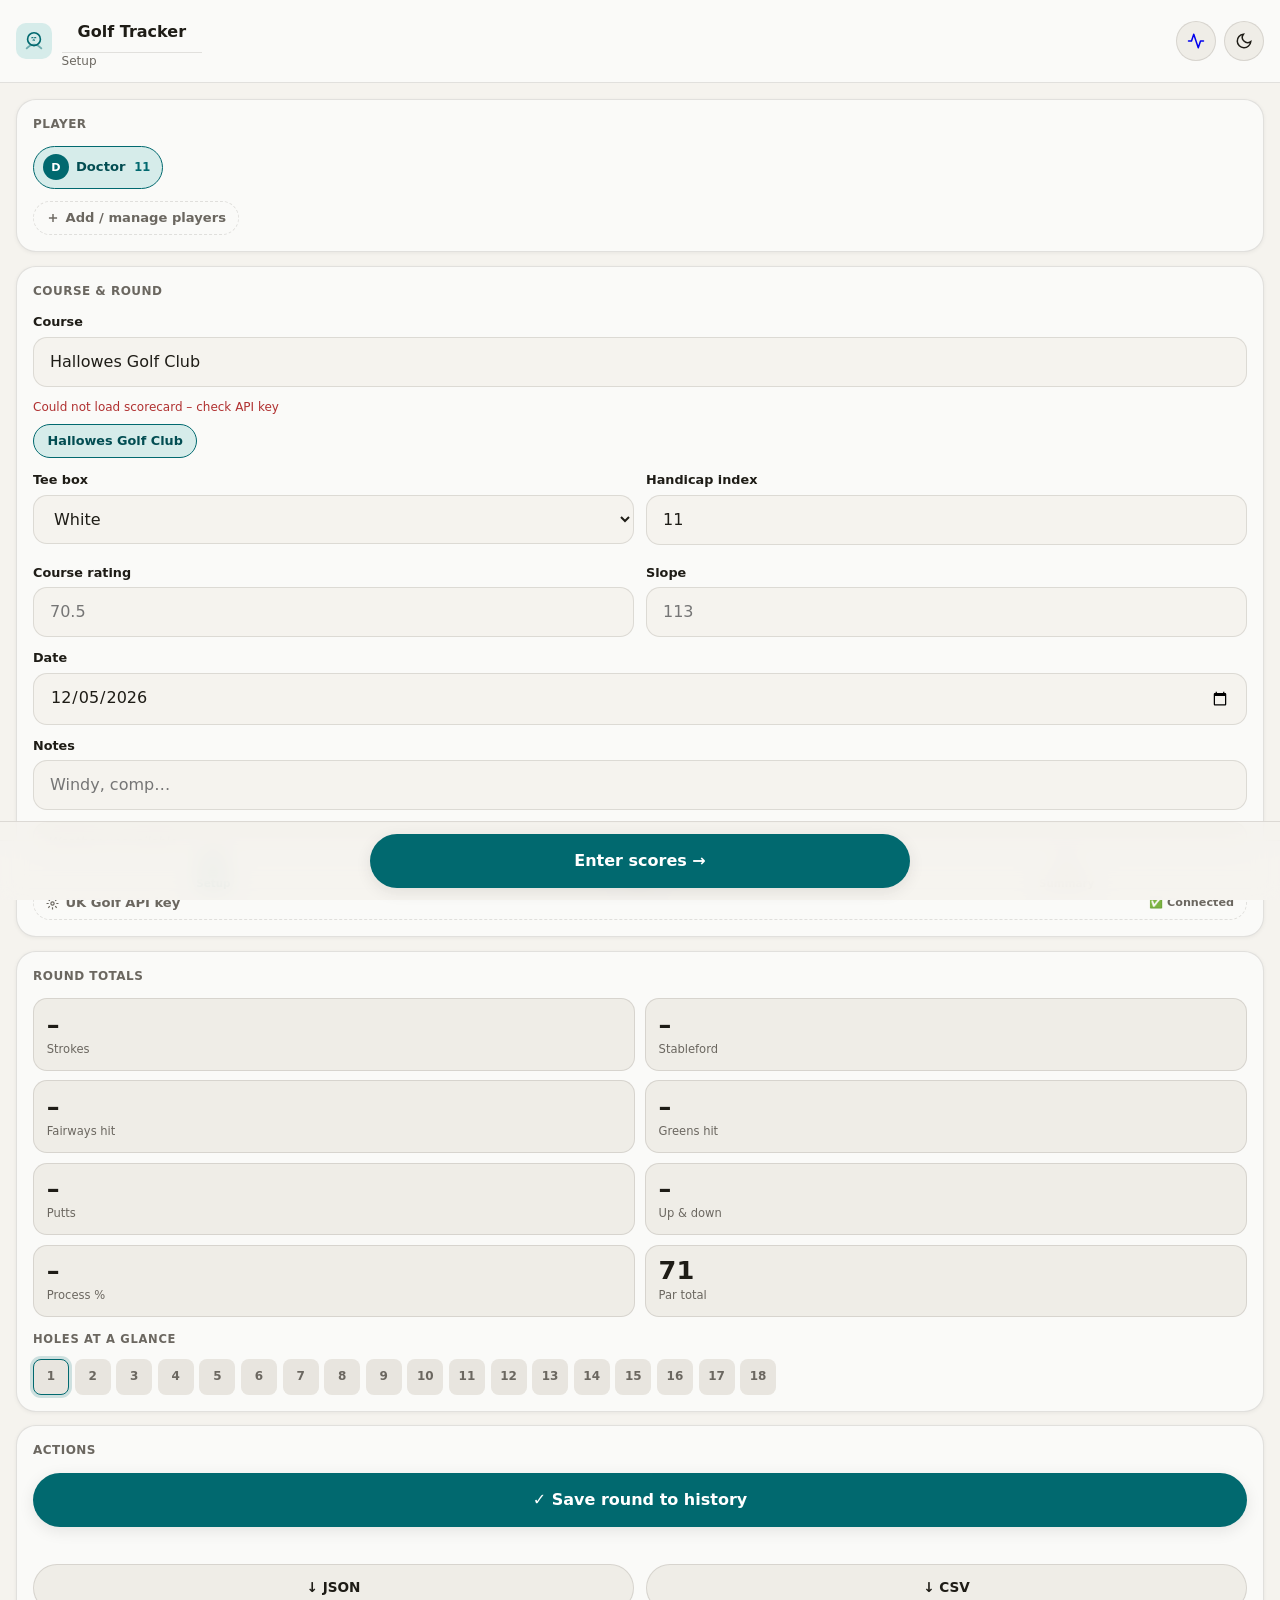
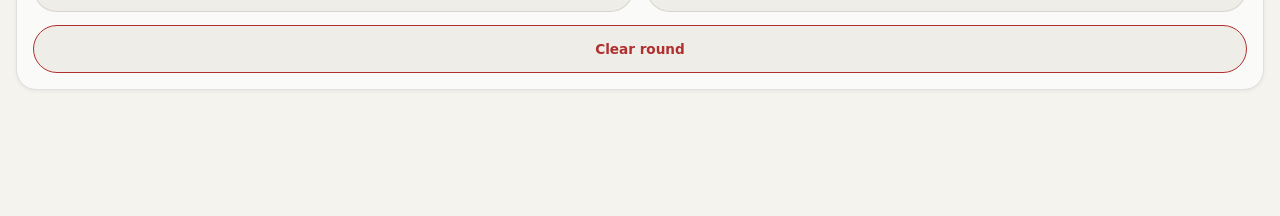
<file: golf-tracker-v2.html>
<!DOCTYPE html>
<html lang="en" data-theme="light">
<head>
  <meta charset="UTF-8" />
  <meta name="viewport" content="width=device-width, initial-scale=1.0, viewport-fit=cover" />
  <title>Golf Tracker</title>
  <link rel="manifest" href="manifest.json">
  <meta name="theme-color" content="#01696f">
  <meta name="apple-mobile-web-app-capable" content="yes">
  <meta name="apple-mobile-web-app-status-bar-style" content="black-translucent">
  <meta name="apple-mobile-web-app-title" content="Golf Tracker">
  <link rel="apple-touch-icon" href="icons/icon-192.png">
  <link rel="preconnect" href="https://api.fontshare.com">
  <link href="https://api.fontshare.com/v2/css?f[]=satoshi@400,500,700,900&display=swap" rel="stylesheet">
  <style>
    /* ── TOKENS ─────────────────────────────────────────────── */
    :root {
      --bg:         #f5f3ee;
      --surface:    #fafaf8;
      --surface2:   #efede7;
      --border:     rgba(40,37,29,.12);
      --divider:    rgba(40,37,29,.08);
      --text:       #1e1c16;
      --muted:      #6b6760;
      --faint:      #9b978f;
      --primary:    #01696f;
      --primary-h:  #024d52;
      --primary-bg: #d6ecea;
      --success:    #3a7020;
      --success-bg: #dff0d0;
      --warn:       #c46000;
      --warn-bg:    #fde8cc;
      --danger:     #b03030;
      --danger-bg:  #fce0e0;
      --neutral-bg: #e8e5df;
      --shadow:     0 4px 16px rgba(0,0,0,.09);
      --shadow-sm:  0 1px 4px rgba(0,0,0,.06);
      --r-sm: .5rem; --r-md: .875rem; --r-lg: 1.25rem; --r-full: 9999px;
      --font: 'Satoshi', system-ui, sans-serif;
      --ease: cubic-bezier(.16,1,.3,1);
    }
    [data-theme="dark"] {
      --bg:         #131210;
      --surface:    #1a1917;
      --surface2:   #212019;
      --border:     rgba(255,255,255,.1);
      --divider:    rgba(255,255,255,.06);
      --text:       #ece7dd;
      --muted:      #b0aa9f;
      --faint:      #8a847a;
      --primary:    #4da6b0;
      --primary-h:  #3a8892;
      --primary-bg: #1d3839;
      --success:    #6faa44;
      --success-bg: #1e3012;
      --warn:       #f0a040;
      --warn-bg:    #3a2000;
      --danger:     #e05050;
      --danger-bg:  #3a1010;
      --neutral-bg: #2c2a26;
    }

    /* ── RESET ──────────────────────────────────────────────── */
    *, *::before, *::after { box-sizing: border-box; margin: 0; padding: 0; }
    html { -webkit-text-size-adjust: 100%; text-size-adjust: 100%; }
    body {
      font-family: var(--font); background: var(--bg); color: var(--text);
      min-height: 100dvh; line-height: 1.4; font-size: 1rem;
      -webkit-tap-highlight-color: transparent;
      overscroll-behavior: none;
    }
    button { font: inherit; color: inherit; border: none; cursor: pointer; background: none; }
    input, select, textarea { font: inherit; color: inherit; font-size: max(1rem, 16px); }
    svg { display: block; }

    /* ── LAYOUT ─────────────────────────────────────────────── */
    .app { max-width: 540px; margin: 0 auto; }

    /* ── TOPBAR ─────────────────────────────────────────────── */
    .topbar {
      display: flex; align-items: center; justify-content: space-between;
      padding: .75rem 1rem;
      padding-top: calc(env(safe-area-inset-top) + .75rem);
      background: var(--surface); border-bottom: 1px solid var(--border);
      position: sticky; top: 0; z-index: 100;
    }
    .topbar-left { display: flex; align-items: center; gap: .6rem; }
    .logo-mark {
      width: 36px; height: 36px; border-radius: 10px;
      background: var(--primary-bg); display: grid; place-items: center;
      color: var(--primary);
    }
    .topbar h1 { font-size: 1.05rem; font-weight: 700; line-height: 1; }
    .topbar-sub { font-size: .75rem; color: var(--muted); }
    .icon-btn {
      width: 40px; height: 40px; border-radius: var(--r-full);
      background: var(--surface2); border: 1px solid var(--border);
      display: grid; place-items: center; flex-shrink: 0;
    }

    /* ── VIEWS ──────────────────────────────────────────────── */
    .view { display: none; }
    .view.active { display: block; }

    /* ── SETUP VIEW ─────────────────────────────────────────── */
    .setup-scroll {
      padding: 1rem;
      padding-bottom: calc(env(safe-area-inset-bottom) + 5rem);
    }
    .card {
      background: var(--surface); border: 1px solid var(--border);
      border-radius: var(--r-lg); padding: 1rem; margin-bottom: .85rem;
      box-shadow: var(--shadow-sm);
    }
    .card-head { font-weight: 700; font-size: 1rem; margin-bottom: .85rem; color: var(--muted); text-transform: uppercase; letter-spacing: .04em; font-size: .75rem; }
    .field { margin-bottom: .75rem; }
    .field:last-child { margin-bottom: 0; }
    .field label { display: block; font-size: .8rem; font-weight: 700; margin-bottom: .35rem; }
    .field input, .field select {
      width: 100%; border: 1.5px solid var(--border); background: var(--bg);
      border-radius: var(--r-md); padding: .8rem 1rem; min-height: 48px;
    }
    .field input:focus, .field select:focus { outline: 2px solid var(--primary); outline-offset: 2px; border-color: transparent; }
    .field small { font-size: .72rem; color: var(--muted); margin-top: .3rem; display: block; }
    .row2 { display: grid; grid-template-columns: 1fr 1fr; gap: .75rem; }

    /* Custom course search dropdown */
    .course-search-wrap { position: relative; }
    .course-dropdown {
      position: absolute; left: 0; right: 0;
      background: var(--surface); border: 1.5px solid var(--primary);
      border-radius: var(--r-md); z-index: 300;
      box-shadow: var(--shadow); overflow-y: auto; max-height: 260px;
      margin-top: .25rem;
    }
    .course-dropdown-item {
      padding: .75rem 1rem; cursor: pointer; border-bottom: 1px solid var(--divider);
      transition: background 120ms;
    }
    .course-dropdown-item:last-child { border-bottom: none; }
    .course-dropdown-item:active, .course-dropdown-item:hover { background: var(--primary-bg); }
    .course-dropdown-name { font-weight: 700; font-size: .88rem; color: var(--text); line-height: 1.2; }
    .course-dropdown-loc  { font-size: .72rem; color: var(--muted); margin-top: .1rem; }
    .course-dropdown-empty { padding: .75rem 1rem; font-size: .8rem; color: var(--muted); font-style: italic; }

    /* Course pills */
    .course-pills { display: flex; flex-wrap: wrap; gap: .5rem; margin-top: .5rem; }
    .course-pill {
      padding: .45rem .85rem; border-radius: var(--r-full);
      border: 1.5px solid var(--border); background: var(--surface2);
      font-size: .8rem; font-weight: 700; transition: all 200ms var(--ease);
    }
    .course-pill.active { background: var(--primary-bg); border-color: var(--primary); color: var(--primary-h); }

    /* Summary metrics */
    .metrics-grid { display: grid; grid-template-columns: 1fr 1fr; gap: .6rem; }
    .metric-box {
      background: var(--surface2); border-radius: var(--r-md); padding: .8rem;
      border: 1px solid var(--border);
    }
    .metric-box strong { display: block; font-size: 1.6rem; font-weight: 900; line-height: 1; font-variant-numeric: tabular-nums; }
    .metric-box span { font-size: .72rem; color: var(--muted); margin-top: .2rem; display: block; }
    .metric-box.metric-green { background: var(--success-bg); border-color: var(--success); }
    .metric-box.metric-green strong { color: var(--success); }
    .metric-box.metric-amber { background: var(--warn-bg); border-color: var(--warn); }
    .metric-box.metric-amber strong { color: var(--warn); }
    .metric-box.metric-red { background: var(--danger-bg); border-color: var(--danger); }
    .metric-box.metric-red strong { color: var(--danger); }

    /* Hole summary strip in setup */
    .hole-strip { display: flex; gap: .35rem; flex-wrap: wrap; margin-top: .75rem; }
    .hole-dot {
      width: 36px; height: 36px; border-radius: var(--r-sm); display: grid; place-items: center;
      font-size: .75rem; font-weight: 700; cursor: pointer; background: var(--neutral-bg);
      border: 1.5px solid transparent; transition: all 200ms var(--ease);
      color: var(--muted);
    }
    .hole-dot.has-score { background: var(--primary-bg); color: var(--primary-h); }
    .hole-dot.active { border-color: var(--primary); box-shadow: 0 0 0 3px rgba(1,105,111,.18); }
    .hole-dot.over-par { background: var(--warn-bg); color: var(--warn); }
    .hole-dot.under-par { background: var(--success-bg); color: var(--success); }

    /* Start round button */
    .btn-start {
      position: fixed; bottom: 0; left: 0; right: 0;
      padding: .75rem 1rem;
      padding-bottom: calc(env(safe-area-inset-bottom) + .75rem);
      background: color-mix(in oklab, var(--bg) 85%, transparent);
      backdrop-filter: blur(12px);
      border-top: 1px solid var(--border);
      z-index: 200;
    }
    .btn-start-inner { max-width: 540px; margin: 0 auto; }
    .btn-primary {
      width: 100%; min-height: 54px; border-radius: var(--r-full);
      background: var(--primary); color: #fff; font-weight: 700; font-size: 1rem;
      transition: all 200ms var(--ease); box-shadow: var(--shadow);
    }
    .btn-primary:active { background: var(--primary-h); transform: scale(.98); }

    /* ── ENTRY VIEW ─────────────────────────────────────────── */
    /* Progress bar */
    .progress-bar {
      background: var(--surface); border-bottom: 1px solid var(--border);
      padding: .6rem 1rem;
      position: sticky; top: 57px; z-index: 90;
    }
    .progress-dots { display: flex; gap: .3rem; justify-content: center; flex-wrap: nowrap; overflow-x: auto; scrollbar-width: none; }
    .progress-dots::-webkit-scrollbar { display: none; }
    .pdot {
      flex-shrink: 0; width: 28px; height: 28px; border-radius: var(--r-sm);
      font-size: .7rem; font-weight: 700; display: grid; place-items: center;
      cursor: pointer; transition: all 160ms var(--ease);
      background: var(--neutral-bg); color: var(--faint);
    }
    .pdot.done-par  { background: var(--primary-bg); color: var(--primary-h); }
    .pdot.done-under { background: var(--success-bg); color: var(--success); }
    .pdot.done-over { background: var(--warn-bg); color: var(--warn); }
    .pdot.current { border: 2px solid var(--primary); box-shadow: 0 0 0 3px rgba(1,105,111,.2); }

    /* Hole entry card */
    .entry-scroll {
      padding: .85rem 1rem;
      padding-bottom: calc(env(safe-area-inset-bottom) + 5.5rem);
    }
    .hole-header {
      display: flex; align-items: flex-start; justify-content: space-between;
      margin-bottom: 1rem;
    }
    .hole-num { font-size: 2.2rem; font-weight: 900; line-height: 1; }
    .hole-meta-row { display: flex; gap: .5rem; flex-wrap: wrap; margin-top: .25rem; }
    .badge {
      padding: .3rem .65rem; border-radius: var(--r-full); font-size: .72rem; font-weight: 700;
      background: var(--surface2); border: 1px solid var(--border);
    }
    .badge.shots { background: var(--primary-bg); color: var(--primary-h); border-color: transparent; }
    .stab-live {
      text-align: right;
    }
    .stab-live span { font-size: .7rem; color: var(--muted); display: block; }
    .stab-live strong { font-size: 2rem; font-weight: 900; line-height: 1; }
    .stab-live.pos strong { color: var(--success); }
    .stab-live.neg strong { color: var(--warn); }
    .stab-live.zero strong { color: var(--faint); }

    /* Section label */
    .section-label {
      font-size: .72rem; font-weight: 700; text-transform: uppercase; letter-spacing: .06em;
      color: var(--muted); margin: 1.1rem 0 .5rem;
    }

    /* Stepper */
    .stepper-row { display: flex; align-items: center; gap: .6rem; }
    .stepper-label { font-size: .82rem; font-weight: 700; flex: 1; }
    .stepper {
      display: flex; align-items: center; gap: 0;
      background: var(--surface2); border-radius: var(--r-full);
      border: 1.5px solid var(--border); overflow: hidden;
    }
    .stepper-btn {
      width: 52px; height: 52px; display: grid; place-items: center;
      font-size: 1.4rem; font-weight: 700; color: var(--muted);
      transition: background 120ms; flex-shrink: 0;
    }
    .stepper-btn:active { background: var(--border); }
    .stepper-val {
      min-width: 52px; text-align: center; font-size: 1.4rem; font-weight: 900;
      font-variant-numeric: tabular-nums; line-height: 1; padding: 0 .25rem;
    }
    .stepper-val.empty { color: var(--faint); }

    /* Score colour overlay */
    .stepper.score-eagle  { background: color-mix(in oklab, var(--success-bg) 60%, var(--surface2)); }
    .stepper.score-birdie { background: color-mix(in oklab, var(--success-bg) 40%, var(--surface2)); }
    .stepper.score-bogey  { background: color-mix(in oklab, var(--warn-bg) 40%, var(--surface2)); }
    .stepper.score-double { background: color-mix(in oklab, var(--warn-bg) 65%, var(--surface2)); }

    /* Toggle tiles */
    .toggle-tiles { display: grid; grid-template-columns: 1fr 1fr; gap: .6rem; }
    .toggle-tile {
      min-height: 72px; border-radius: var(--r-md); display: flex; flex-direction: column;
      align-items: center; justify-content: center; gap: .3rem;
      border: 1.5px solid var(--border); background: var(--surface2);
      font-size: .82rem; font-weight: 700; transition: all 180ms var(--ease);
      padding: .6rem; line-height: 1.2; text-align: center;
    }
    .toggle-tile .tile-icon { font-size: 1.4rem; line-height: 1; }
    .toggle-tile.active.yes  { background: var(--success-bg); border-color: var(--success); color: var(--success); }
    .toggle-tile.active.no   { background: var(--danger-bg);  border-color: var(--danger);  color: var(--danger);  }
    .toggle-tile:active { transform: scale(.96); }
    /* 3-state tiles: null / yes / no */
    .toggle-tile.state-null { opacity: .7; }
    .toggle-tile.state-yes  { background: var(--success-bg); border-color: var(--success); color: var(--success); opacity: 1; }
    .toggle-tile.state-no   { background: var(--danger-bg);  border-color: var(--danger);  color: var(--danger);  opacity: 1; }

    /* Yards input */
    .yards-row {
      display: flex; align-items: center; border: 1.5px solid var(--border);
      border-radius: var(--r-md); background: var(--surface2); overflow: hidden;
    }
    .yards-label { padding: 0 .85rem; font-size: .8rem; color: var(--muted); font-weight: 700; white-space: nowrap; }
    .yards-input {
      flex: 1; border: none; background: transparent; padding: .85rem .5rem;
      font-size: 1.1rem; font-weight: 700; min-height: 52px; text-align: right;
    }
    .yards-input:focus { outline: none; }
    .yards-unit { padding: 0 .85rem; font-size: .8rem; color: var(--muted); }

    /* Fairway selector (3-option) */
    .fairway-selector { display: grid; grid-template-columns: 1fr 1fr 1fr; gap: .5rem; }
    .fwy-btn {
      min-height: 72px; border-radius: var(--r-md); display: flex; flex-direction: column;
      align-items: center; justify-content: center; gap: .25rem;
      border: 1.5px solid var(--border); background: var(--surface2);
      font-size: .82rem; font-weight: 700; transition: all 180ms var(--ease);
      padding: .6rem .3rem; line-height: 1.2; text-align: center;
    }
    .fwy-btn .fwy-icon { font-size: 1.2rem; line-height: 1; }
    .fwy-btn:active { transform: scale(.96); }
    .fwy-btn.active-left  { background: var(--warn-bg); border-color: var(--warn); color: var(--warn); }
    .fwy-btn.active-hit   { background: var(--success-bg); border-color: var(--success); color: var(--success); }
    .fwy-btn.active-right { background: var(--warn-bg); border-color: var(--warn); color: var(--warn); }

    /* Shot checkboxes (compact, one per par stroke) */
    .shot-checks {
      display: none; align-items: center; gap: .45rem;
      padding: .55rem .75rem; margin-top: .4rem;
      background: var(--surface2); border-radius: var(--r-md);
      border: 1px solid var(--border);
    }
    .shot-checks.open { display: flex; }
    .shot-check-label { font-size: .68rem; color: var(--muted); font-weight: 700; margin-right: .2rem; white-space: nowrap; }
    .shot-check-boxes { display: flex; gap: .35rem; flex-wrap: nowrap; }
    .shot-cb {
      width: 28px; height: 28px; border-radius: var(--r-sm);
      border: 1.5px solid var(--border); background: var(--surface);
      display: grid; place-items: center; flex-shrink: 0;
      font-size: .75rem; font-weight: 700; color: transparent;
      transition: all 150ms var(--ease);
    }
    .shot-cb.checked {
      background: var(--primary); border-color: var(--primary); color: #fff;
    }
    .shot-cb:active { transform: scale(.93); }

    /* Process row */
    .process-row { display: flex; gap: .5rem; align-items: stretch; }

    /* Process big button */
    .process-btn {
      flex: 1; min-height: 68px; border-radius: var(--r-lg);
      border: 2px solid var(--border); background: var(--surface2);
      display: flex; align-items: center; justify-content: center; gap: .6rem;
      font-size: .95rem; font-weight: 900; letter-spacing: .01em;
      transition: all 200ms var(--ease);
    }
    .process-btn:active { transform: scale(.98); }
    .process-btn.done {
      background: var(--primary-bg); border-color: var(--primary); color: var(--primary-h);
    }
    .process-btn.proc-amber {
      background: color-mix(in oklab, var(--success-bg) 70%, transparent);
      border-color: var(--success); color: var(--success);
    }
    .process-btn.proc-red {
      background: color-mix(in oklab, var(--danger-bg) 70%, transparent);
      border-color: var(--danger); color: var(--danger);
    }
    .process-btn .pb-icon {
      width: 28px; height: 28px; border-radius: 50%; border: 2px solid currentColor;
      display: grid; place-items: center; flex-shrink: 0; font-size: .9rem;
      transition: all 200ms var(--ease);
    }
    .process-btn.done .pb-icon      { background: var(--primary); color: #fff; border-color: var(--primary); }
    .process-btn.proc-amber .pb-icon { background: var(--success); color: #fff; border-color: var(--success); }
    .process-btn.proc-red .pb-icon   { background: var(--danger);  color: #fff; border-color: var(--danger);  }

    /* Info icon button */
    .process-info-btn {
      width: 44px; min-height: 68px; border-radius: var(--r-lg);
      border: 1.5px solid var(--border); background: var(--surface2);
      display: grid; place-items: center; flex-shrink: 0;
      color: var(--faint); font-size: .9rem; font-weight: 700;
      transition: all 180ms var(--ease);
    }
    .process-info-btn:active { background: var(--border); }
    .process-info-btn.active { color: var(--primary); border-color: var(--primary); background: var(--primary-bg); }

    /* Process reveal panel */
    .process-reveal {
      border-radius: var(--r-md); border: 1px solid var(--border);
      background: var(--surface); overflow: hidden; margin-top: .5rem;
      display: none;
    }
    .process-reveal.open { display: block; }
    .process-reveal-body { padding: .75rem .85rem; }

    /* Cue table inside reveal */
    .cue-table { width: 100%; border-collapse: collapse; font-size: .72rem; margin-bottom: .65rem; }
    .cue-table th { text-align: left; color: var(--muted); font-weight: 700; font-size: .65rem;
      text-transform: uppercase; letter-spacing: .05em; padding: 0 .35rem .3rem 0; border-bottom: 1px solid var(--divider); }
    .cue-table td { padding: .3rem .35rem .3rem 0; vertical-align: top; line-height: 1.3;
      border-bottom: 1px solid var(--divider); color: var(--text); }
    .cue-table tr:last-child td { border-bottom: none; }
    .cue-table td:first-child { color: var(--muted); font-size: .65rem; font-weight: 700; white-space: nowrap; }

    /* Mental errors */
    .errors-panel {
      border-radius: var(--r-sm); border: 1px solid color-mix(in oklab, var(--warn) 25%, transparent);
      background: color-mix(in oklab, var(--warn-bg) 60%, transparent);
      padding: .5rem .65rem;
    }
    .errors-panel .ep-head { font-size: .62rem; font-weight: 700; text-transform: uppercase;
      letter-spacing: .06em; color: var(--warn); margin-bottom: .3rem; }
    .errors-list { display: grid; grid-template-columns: 1fr 1fr; gap: .15rem .5rem; }
    .errors-list li { font-size: .7rem; color: var(--muted); list-style: none;
      padding-left: .8rem; position: relative; line-height: 1.3; }
    .errors-list li::before { content: '\26A0'; position: absolute; left: 0; font-size: .58rem; top: .05rem; }

    /* Notes field */
    .notes-input {
      width: 100%; border: 1.5px solid var(--border); background: var(--surface2);
      border-radius: var(--r-md); padding: .75rem 1rem; font: inherit;
      color: var(--text); resize: none; min-height: 72px;
    }
    .notes-input:focus { outline: 2px solid var(--primary); outline-offset: 2px; border-color: transparent; }

    /* Hole nav */
    .hole-nav {
      position: fixed; bottom: 0; left: 0; right: 0;
      padding: .65rem 1rem;
      padding-bottom: calc(env(safe-area-inset-bottom) + .65rem);
      background: color-mix(in oklab, var(--bg) 88%, transparent);
      backdrop-filter: blur(14px);
      border-top: 1px solid var(--border);
      z-index: 100;
    }
    .hole-nav-inner {
      max-width: 540px; margin: 0 auto;
      display: grid; grid-template-columns: 1fr auto 1fr; gap: .6rem; align-items: center;
    }
    .btn-nav {
      height: 52px; border-radius: var(--r-full); font-weight: 700; font-size: .9rem;
      border: 1.5px solid var(--border); background: var(--surface2);
      display: flex; align-items: center; justify-content: center; gap: .35rem;
      transition: all 180ms var(--ease);
    }
    .btn-nav:active { background: var(--border); }
    .btn-nav.btn-next { background: var(--primary); border-color: transparent; color: #fff; }
    .btn-nav.btn-next:active { background: var(--primary-h); }
    .hole-nav-info { text-align: center; }
    .hole-nav-info .h-num { font-weight: 900; font-size: 1rem; line-height: 1; }
    .hole-nav-info .h-total { font-size: .7rem; color: var(--muted); }

    /* Summary view */
    .summary-scroll {
      padding: 1rem;
      padding-bottom: calc(env(safe-area-inset-bottom) + 2rem);
    }
    .scorecard { width: 100%; border-collapse: collapse; font-size: .8rem; margin-top: .5rem; }
    .scorecard th, .scorecard td { padding: .45rem .35rem; text-align: center; border-bottom: 1px solid var(--divider); }
    .scorecard th { font-weight: 700; color: var(--muted); font-size: .7rem; text-transform: uppercase; }
    .scorecard td:first-child { font-weight: 700; }
    .score-over { color: var(--warn); font-weight: 700; }
    .score-under { color: var(--success); font-weight: 700; }
    .export-row { display: grid; grid-template-columns: 1fr 1fr; gap: .6rem; margin-top: .85rem; }
    .btn-ghost {
      height: 48px; border-radius: var(--r-full); border: 1.5px solid var(--border);
      background: var(--surface2); font-weight: 700; font-size: .85rem;
      display: flex; align-items: center; justify-content: center; gap: .35rem;
      transition: all 180ms var(--ease);
    }
    .btn-ghost:active { background: var(--border); }

    /* Bottom tab bar */
    .tabbar {
      position: fixed; bottom: 0; left: 0; right: 0;
      background: color-mix(in oklab, var(--surface) 92%, transparent);
      backdrop-filter: blur(14px);
      border-top: 1px solid var(--border);
      display: flex; z-index: 90;
      padding-bottom: env(safe-area-inset-bottom);
    }
    /* Hide tabbar in entry view (uses its own nav) */
    body.in-entry .tabbar { display: none; }
    .tab-btn {
      flex: 1; display: flex; flex-direction: column; align-items: center; justify-content: center;
      gap: .2rem; padding: .6rem 0; min-height: 56px; font-size: .65rem; font-weight: 700;
      color: var(--faint); transition: color 180ms var(--ease);
    }
    .tab-btn.active { color: var(--primary); }
    .tab-btn svg { transition: transform 160ms var(--ease); }
    .tab-btn.active svg { transform: scale(1.1); }

    /* Non-entry view scroll padding */
    .setup-scroll { padding-bottom: calc(env(safe-area-inset-bottom) + 7rem); }
    .summary-scroll { padding-bottom: calc(env(safe-area-inset-bottom) + 5rem); }

    /* Utility */
    .hidden { display: none !important; }
    .text-center { text-align: center; }
    .text-muted { color: var(--muted); }
    .text-sm { font-size: .82rem; }
    .mt1 { margin-top: .5rem; }
    .mt2 { margin-top: .85rem; }

    /* Player presets */
    .player-chips { display: flex; flex-wrap: wrap; gap: .5rem; margin-bottom: .75rem; }
    .player-chip {
      display: flex; align-items: center; gap: .45rem;
      padding: .45rem .75rem .45rem .55rem; border-radius: var(--r-full);
      border: 1.5px solid var(--border); background: var(--surface2);
      font-size: .82rem; font-weight: 700; transition: all 180ms var(--ease);
      cursor: pointer;
    }
    .player-chip .avatar {
      width: 26px; height: 26px; border-radius: 50%; background: var(--primary-bg);
      color: var(--primary); font-size: .7rem; font-weight: 900;
      display: grid; place-items: center; flex-shrink: 0;
    }
    .player-chip.active { background: var(--primary-bg); border-color: var(--primary); color: var(--primary-h); }
    .player-chip.active .avatar { background: var(--primary); color: #fff; }
    .player-chip .hcap { color: var(--muted); font-size: .72rem; margin-left: .1rem; }
    .player-chip.active .hcap { color: var(--primary); }
    .add-player-btn {
      display: flex; align-items: center; gap: .35rem;
      padding: .45rem .75rem; border-radius: var(--r-full);
      border: 1.5px dashed var(--border); background: transparent;
      font-size: .82rem; font-weight: 700; color: var(--muted);
      transition: all 180ms var(--ease); cursor: pointer;
    }
    .add-player-btn:hover { border-color: var(--primary); color: var(--primary); }

    /* Modal sheet */
    .modal-overlay {
      position: fixed; inset: 0; background: rgba(0,0,0,.45); z-index: 500;
      display: flex; align-items: flex-end; justify-content: center;
      opacity: 0; pointer-events: none; transition: opacity 220ms var(--ease);
    }
    .modal-overlay.open { opacity: 1; pointer-events: all; }
    .modal-sheet {
      background: var(--surface); border-radius: var(--r-xl) var(--r-xl) 0 0;
      width: 100%; max-width: 540px; padding: 1.25rem 1rem;
      padding-bottom: calc(env(safe-area-inset-bottom) + 1.25rem);
      transform: translateY(100%); transition: transform 260ms var(--ease);
      max-height: 90dvh; overflow-y: auto;
    }
    .modal-overlay.open .modal-sheet { transform: translateY(0); }
    .modal-handle { width: 36px; height: 4px; border-radius: 2px; background: var(--border); margin: 0 auto 1rem; }
    .modal-title { font-size: 1rem; font-weight: 700; margin-bottom: 1rem; }
    .modal-actions { display: grid; grid-template-columns: 1fr 1fr; gap: .6rem; margin-top: 1rem; }
    .player-list { display: grid; gap: .5rem; margin-bottom: 1rem; }
    .player-row {
      display: flex; align-items: center; gap: .75rem;
      padding: .65rem .85rem; border-radius: var(--r-md);
      background: var(--surface2); border: 1px solid var(--border);
    }
    .player-row .pr-avatar {
      width: 32px; height: 32px; border-radius: 50%; background: var(--primary-bg);
      color: var(--primary); font-weight: 900; font-size: .8rem;
      display: grid; place-items: center; flex-shrink: 0;
    }
    .player-row .pr-info { flex: 1; }
    .player-row .pr-name { font-weight: 700; font-size: .88rem; line-height: 1; }
    .player-row .pr-hcap { font-size: .72rem; color: var(--muted); margin-top: .15rem; }
    .player-row .pr-del {
      width: 32px; height: 32px; border-radius: 50%; background: var(--danger-bg);
      color: var(--danger); display: grid; place-items: center; flex-shrink: 0;
      font-size: 1rem; font-weight: 700;
    }
    .player-row .pr-del:active { opacity: .7; }
    .hcap-note { font-size: .72rem; color: var(--muted); margin-top: .5rem; line-height: 1.5; }

    /* Weather strip */
    .weather-strip {
      display: flex; align-items: center; gap: .6rem; flex-wrap: wrap;
      background: var(--surface2); border: 1px solid var(--border);
      border-radius: var(--r-md); padding: .6rem .85rem; margin-top: .6rem;
      font-size: .8rem;
    }
    .weather-strip.hidden { display: none; }
    .weather-icon { font-size: 1.4rem; line-height: 1; flex-shrink: 0; }
    .weather-main { font-weight: 700; font-size: .88rem; }
    .weather-meta { display: flex; gap: .75rem; flex-wrap: wrap; margin-top: .2rem; }
    .weather-chip {
      display: flex; align-items: center; gap: .25rem;
      font-size: .75rem; color: var(--muted);
    }
    .weather-chip strong { color: var(--text); font-weight: 700; }
    .weather-loading { color: var(--muted); font-size: .78rem; font-style: italic; }

    /* Topbar weather pill */
    .topbar-weather {
      display: flex; align-items: center; gap: .3rem;
      background: var(--surface2); border: 1px solid var(--border);
      border-radius: var(--r-full); padding: .3rem .65rem;
      font-size: .72rem; font-weight: 700; line-height: 1;
      white-space: nowrap; flex-shrink: 0;
    }
    .topbar-weather.hidden { display: none; }
    .topbar-weather .tw-icon { font-size: .95rem; }

    /* ── Yards hero input ───────────────────────────────────── */
    .yards-hero {
      background: var(--surface); border: 2px solid var(--border);
      border-radius: var(--r-lg); overflow: hidden;
    }
    .yards-hero-label {
      font-size: .68rem; font-weight: 700; text-transform: uppercase;
      letter-spacing: .06em; color: var(--muted); text-align: center;
      padding: .55rem 0 0; display: block;
    }
    .yards-hero-row {
      display: flex; align-items: center;
    }
    .yards-hero-btn {
      width: 64px; height: 72px; display: grid; place-items: center;
      font-size: 1.8rem; font-weight: 300; color: var(--muted);
      transition: background 120ms; flex-shrink: 0; line-height: 1;
    }
    .yards-hero-btn:active { background: var(--surface2); }
    .yards-hero-input {
      flex: 1; border: none; background: transparent;
      font-size: 3rem; font-weight: 900; text-align: center;
      font-variant-numeric: tabular-nums; padding: .1rem 0 .4rem;
      min-height: 72px; line-height: 1;
    }
    .yards-hero-input:focus { outline: none; }
    .yards-hero-input::placeholder { color: var(--faint); font-weight: 300; }
    .yards-hero-unit {
      font-size: .78rem; color: var(--muted); font-weight: 700;
      text-align: center; padding-bottom: .55rem; display: block;
    }

    /* ── Compass dial layout ────────────────────────────────── */
    .dial-layout {
      display: grid; grid-template-columns: 164px 1fr; gap: .65rem;
      align-items: start; margin-top: .5rem;
    }
    .dial-col { flex-shrink: 0; }
    .cond-right { min-width: 0; display: flex; flex-direction: column; gap: .3rem; }
    .plays-like-big {
      background: var(--primary-bg); border: 2px solid var(--primary);
      border-radius: var(--r-md); padding: .6rem .5rem; text-align: center;
      margin-top: .15rem;
    }
    .plays-like-big .pl-label {
      font-size: .62rem; font-weight: 700; text-transform: uppercase;
      letter-spacing: .06em; color: var(--muted); display: block; margin-bottom: .1rem;
    }
    .plays-like-big .pl-num {
      font-size: 2rem; font-weight: 900; line-height: 1;
      font-variant-numeric: tabular-nums; color: var(--primary-h);
    }
    .plays-like-big .pl-diff {
      font-size: .78rem; font-weight: 700; color: var(--muted);
      display: block; margin-top: .1rem;
    }
    .plays-like-big.pl-longer { background: var(--warn-bg); border-color: var(--warn); }
    .plays-like-big.pl-longer .pl-num { color: var(--warn); }
    .plays-like-big.pl-shorter { background: var(--success-bg); border-color: var(--success); }
    .plays-like-big.pl-shorter .pl-num { color: var(--success); }

    /* ── Conditions / plays-like panel ─────────────────────── */
    .compass-btn {
      width: 100%; min-height: 52px; border-radius: var(--r-md);
      border: 1.5px solid var(--border); background: var(--surface2);
      display: flex; align-items: center; justify-content: center; gap: .55rem;
      font-size: .88rem; font-weight: 700; transition: all 180ms var(--ease);
      color: var(--muted);
    }
    .compass-btn.compass-active { background: var(--primary-bg); border-color: var(--primary); color: var(--primary-h); }
    .compass-btn:active { transform: scale(.98); }
    .cond-rows { margin-top: .5rem; display: grid; gap: .3rem; }
    .cond-row {
      display: flex; align-items: center; gap: .5rem;
      padding: .4rem .65rem; background: var(--surface2);
      border-radius: var(--r-sm); border: 1px solid var(--border);
    }
    .cond-icon { font-size: 1rem; width: 1.5rem; text-align: center; flex-shrink: 0; }
    .cond-label { flex: 1; font-size: .8rem; font-weight: 600; color: var(--text); }
    .cond-val { font-size: .8rem; font-weight: 700; white-space: nowrap; }
    .cond-longer  { color: var(--warn); }
    .cond-shorter { color: var(--success); }
    .cond-neutral { color: var(--muted); }
    .plays-like {
      display: flex; align-items: center; gap: .6rem;
      margin-top: .5rem; padding: .7rem .9rem;
      background: var(--neutral-bg); border-radius: var(--r-md);
      border: 1.5px solid var(--border);
    }
    .plays-like-label { font-size: .68rem; font-weight: 700; color: var(--muted); flex: 1;
      text-transform: uppercase; letter-spacing: .05em; }
    .plays-like-yds { font-size: 1.5rem; font-weight: 900; line-height: 1; font-variant-numeric: tabular-nums; }
    .plays-like-diff { font-size: .8rem; font-weight: 700; color: var(--muted); }
    .plays-like.pl-longer  { background: var(--warn-bg);    border-color: var(--warn); }
    .plays-like.pl-longer  .plays-like-yds { color: var(--warn); }
    .plays-like.pl-shorter { background: var(--success-bg); border-color: var(--success); }
    .plays-like.pl-shorter .plays-like-yds { color: var(--success); }
    .cond-hint { font-size: .73rem; color: var(--muted); padding: .4rem 0; font-style: italic; }

    /* Swipe transition hint */
    @keyframes slideInRight { from { opacity:0; transform:translateX(20px); } to { opacity:1; transform:none; } }
    @keyframes slideInLeft  { from { opacity:0; transform:translateX(-20px); } to { opacity:1; transform:none; } }
    .slide-in-r { animation: slideInRight 220ms var(--ease) both; }
    .slide-in-l { animation: slideInLeft  220ms var(--ease) both; }
  </style>
</head>
<body>

  <!-- TOP BAR -->
  <header class="topbar">
    <div class="topbar-left">
      <div class="logo-mark" aria-hidden="true">
        <svg width="22" height="22" viewBox="0 0 24 24" fill="none">
          <circle cx="12" cy="10" r="7" stroke="currentColor" stroke-width="1.8"/>
          <path d="M9.5 8.5a1 1 0 0 1 1.5 0" stroke="currentColor" stroke-width="1.2" stroke-linecap="round"/>
          <path d="M12.5 8.5a1 1 0 0 1 1.5 0" stroke="currentColor" stroke-width="1.2" stroke-linecap="round"/>
          <path d="M11 11a1 1 0 0 1 1.5 0" stroke="currentColor" stroke-width="1.2" stroke-linecap="round"/>
          <path d="M4 20c3-3 6-4 8-4s5 1 8 4" stroke="currentColor" stroke-width="2" stroke-linecap="round" opacity=".5"/>
        </svg>
      </div>
      <div>
        <div class="topbar h1" style="font-size:1rem;font-weight:700;line-height:1;white-space:nowrap;">Golf Tracker</div>
        <div class="topbar-sub" id="topbarSub">Setup</div>
      </div>
    </div>
    <div style="display:flex;align-items:center;gap:.5rem;">
      <div class="topbar-weather hidden" id="topbarWeather"></div>
      <a href="https://www.perplexity.ai/computer/a/golf-performance-tf_rwWo0RlaU0mYAF9R.Tg" target="_top" class="icon-btn" aria-label="Round history" title="Round history">
        <svg width="18" height="18" viewBox="0 0 24 24" fill="none" stroke="currentColor" stroke-width="2" stroke-linecap="round" stroke-linejoin="round"><polyline points="22 12 18 12 15 21 9 3 6 12 2 12"/></svg>
      </a>
      <button class="icon-btn" id="themeBtn" aria-label="Toggle theme" type="button"></button>
    </div>
  </header>

  <!-- ══════════════════════════════════════════════════════════
       VIEW: SETUP
  ═══════════════════════════════════════════════════════════ -->
  <div id="viewSetup" class="view active">
    <div class="setup-scroll">

      <!-- PLAYER PRESETS -->
      <div class="card" id="playerCard">
        <div class="card-head">Player</div>
        <div class="player-chips" id="playerChips"></div>
        <button type="button" class="add-player-btn" id="managePlayers">
          <svg width="14" height="14" viewBox="0 0 24 24" fill="none" stroke="currentColor" stroke-width="2.5"><line x1="12" y1="5" x2="12" y2="19"/><line x1="5" y1="12" x2="19" y2="12"/></svg>
          Add / manage players
        </button>
      </div>

      <div class="card">
        <div class="card-head">Course &amp; round</div>
        <div class="field course-search-wrap">
          <label for="courseSearch">Course</label>
          <input id="courseSearch" placeholder="Search course&#x2026;" autocomplete="off" spellcheck="false" aria-autocomplete="list" aria-controls="courseDropdown" role="combobox"/>
          <div id="courseDropdown" class="course-dropdown hidden" role="listbox"></div>
        </div>
        <div id="courseStatus" style="font-size:.75rem;color:var(--muted);margin:.35rem 0;"></div>
        <div class="course-pills" id="coursePills"></div>
        <div class="row2 mt2">
          <div class="field">
            <label for="teeBox">Tee box</label>
            <select id="teeBox"></select>
          </div>
          <div class="field">
            <label for="handicap">Handicap index</label>
            <input id="handicap" type="number" inputmode="decimal" placeholder="11" value="11"/>
          </div>
        </div>
        <div class="row2" style="margin-top:.5rem;">
          <div class="field" style="margin:0;">
            <label for="courseRating">Course rating</label>
            <input id="courseRating" type="number" inputmode="decimal" step="0.1" placeholder="70.5"/>
          </div>
          <div class="field" style="margin:0;">
            <label for="slopeRating">Slope</label>
            <input id="slopeRating" type="number" inputmode="numeric" placeholder="113"/>
          </div>
        </div>
        <div id="playingHcapDisplay" class="hidden" style="font-size:.78rem;margin-top:.4rem;padding:.45rem .75rem;background:var(--primary-bg);border-radius:var(--r-sm);border:1px solid rgba(1,105,111,.2);display:flex;align-items:center;justify-content:space-between;">
          <span style="color:var(--muted);">WHS playing handicap</span>
          <strong id="playingHcapVal" style="color:var(--primary-h);font-size:.95rem;">&#x2013;</strong>
        </div>
        <div class="field" style="margin-top:.75rem;">
          <label for="datePlayed">Date</label>
          <input id="datePlayed" type="date"/>
        </div>
        <div class="field">
          <label for="roundNotes">Notes</label>
          <input id="roundNotes" placeholder="Windy, comp&#x2026;"/>
        </div>
        <!-- WEATHER STRIP -->
        <div id="weatherStrip" class="weather-strip hidden"></div>
        <!-- API KEY SETUP -->
        <div style="margin-top:.75rem;border-top:1px solid var(--divider);padding-top:.75rem;">
          <button type="button" class="add-player-btn" id="toggleApiKey" style="width:100%;justify-content:space-between;">
            <span style="display:flex;align-items:center;gap:.4rem;">
              <svg width="13" height="13" viewBox="0 0 24 24" fill="none" stroke="currentColor" stroke-width="2.2"><circle cx="12" cy="12" r="3"/><path d="M12 1v4M12 19v4M4.22 4.22l2.83 2.83M16.95 16.95l2.83 2.83M1 12h4M19 12h4M4.22 19.78l2.83-2.83M16.95 7.05l2.83-2.83"/></svg>
              UK Golf API key
            </span>
            <span id="apiKeyStatus" style="font-size:.7rem;"></span>
          </button>
          <div id="apiKeyPanel" class="hidden" style="margin-top:.6rem;">
            <div class="field" style="margin:0;">
              <label for="apiKeyInput">RapidAPI key</label>
              <input id="apiKeyInput" type="password" placeholder="Paste your key here" autocomplete="off"/>
              <small>Free tier: 200 requests/month. <a href="https://rapidapi.com/golfapi-uk-golfapi-uk-default/api/uk-golf-course-data-api" target="_blank" style="color:var(--primary);">Get a free key &#x2192;</a></small>
            </div>
            <div style="display:flex;gap:.5rem;margin-top:.6rem;">
              <button type="button" class="btn-ghost" style="flex:1;height:40px;font-size:.82rem;" id="saveApiKey">Save key</button>
              <button type="button" class="btn-ghost" style="flex:1;height:40px;font-size:.82rem;color:var(--danger);border-color:var(--danger);" id="clearApiKey">Clear</button>
            </div>
          </div>
        </div>
      </div>

      <!-- Live totals -->
      <div class="card">
        <div class="card-head">Round totals</div>
        <div class="metrics-grid">
          <div class="metric-box"><strong id="mScore">&#x2013;</strong><span>Strokes</span></div>
          <div class="metric-box"><strong id="mPts">&#x2013;</strong><span>Stableford</span></div>
          <div class="metric-box"><strong id="mFIR">&#x2013;</strong><span>Fairways hit</span></div>
          <div class="metric-box"><strong id="mGIR">&#x2013;</strong><span>Greens hit</span></div>
          <div class="metric-box"><strong id="mPutts">&#x2013;</strong><span>Putts</span></div>
          <div class="metric-box"><strong id="mUpDown">&#x2013;</strong><span>Up &amp; down</span></div>
          <div class="metric-box"><strong id="mProcess">&#x2013;</strong><span>Process %</span></div>
          <div class="metric-box"><strong id="mPar">&#x2013;</strong><span>Par total</span></div>
        </div>
        <div class="section-label" style="margin-top:.85rem;">Holes at a glance</div>
        <div class="hole-strip" id="holeStrip"></div>
      </div>

      <div class="card">
        <div class="card-head">Actions</div>
        <button type="button" class="btn-primary" id="saveToHistory" style="width:100%;margin-bottom:.6rem;border-radius:var(--r-full);">
          &#x2713; Save round to history
        </button>
        <div id="saveStatus" style="font-size:.75rem;color:var(--muted);text-align:center;min-height:1.2rem;margin-bottom:.5rem;"></div>
        <div class="row2">
          <button type="button" class="btn-ghost" id="saveJson">&#x2193; JSON</button>
          <button type="button" class="btn-ghost" id="exportCsv">&#x2193; CSV</button>
        </div>
        <div class="row2 mt2" style="grid-template-columns:1fr;">
          <button type="button" class="btn-ghost" id="clearRoundBtn" style="border-color:var(--danger);color:var(--danger);">Clear round</button>
        </div>
      </div>
    </div>

    <div class="btn-start">
      <div class="btn-start-inner">
        <button type="button" class="btn-primary" id="startRoundBtn">Enter scores &#x2192;</button>
      </div>
    </div>
  </div>

  <!-- ══════════════════════════════════════════════════════════
       VIEW: ENTRY (main data gathering)
  ═══════════════════════════════════════════════════════════ -->
  <div id="viewEntry" class="view">

    <!-- Hole progress dots -->
    <div class="progress-bar">
      <div class="progress-dots" id="progressDots"></div>
    </div>

    <div class="entry-scroll" id="entryScroll">
      <!-- Rendered per hole by renderEntryHole() -->
    </div>

    <!-- Prev / Next nav -->
    <div class="hole-nav">
      <div class="hole-nav-inner">
        <button type="button" class="btn-nav btn-prev" id="prevHoleBtn">&#x2190; Prev</button>
        <div class="hole-nav-info">
          <div class="h-num" id="navHoleNum">H1</div>
          <div class="h-total" id="navHoleTotal">of 18</div>
        </div>
        <button type="button" class="btn-nav btn-next" id="nextHoleBtn">Next &#x2192;</button>
      </div>
    </div>

  </div>

  <!-- ══════════════════════════════════════════════════════════
       VIEW: SUMMARY
  ═══════════════════════════════════════════════════════════ -->
  <div id="viewSummary" class="view">
    <div class="summary-scroll">
      <div class="card">
        <div class="card-head">Scorecard</div>
        <div style="overflow-x:auto;">
          <table class="scorecard" id="scorecardTable">
            <thead>
              <tr>
                <th>H</th><th>Yds</th><th>Par</th><th>SI</th><th>Shots</th><th>Score</th><th>Net</th><th>Pts</th><th>Putts</th><th>FIR</th><th>GIR</th><th>Notes</th>
              </tr>
            </thead>
            <tbody id="scorecardBody"></tbody>
          </table>
        </div>
      </div>
      <div class="card">
        <div class="card-head">Performance</div>
        <div class="metrics-grid">
          <div class="metric-box"><strong id="sScore">&#x2013;</strong><span>Strokes</span></div>
          <div class="metric-box"><strong id="sPts">&#x2013;</strong><span>Stableford</span></div>
          <div class="metric-box"><strong id="sFIR">&#x2013;</strong><span>Fairways</span></div>
          <div class="metric-box"><strong id="sGIR">&#x2013;</strong><span>Greens</span></div>
          <div class="metric-box"><strong id="sPutts">&#x2013;</strong><span>Putts</span></div>
          <div class="metric-box"><strong id="sUpDown">&#x2013;</strong><span>Up &amp; down</span></div>
          <div class="metric-box"><strong id="sSand">&#x2013;</strong><span>Sand saves</span></div>
          <div class="metric-box"><strong id="sProcess">&#x2013;</strong><span>Process %</span></div>
        </div>
      </div>
      <button type="button" class="btn-primary" id="saveToHistory2" style="width:100%;margin-top:.6rem;border-radius:var(--r-full);">
        &#x2713; Save round to history
      </button>
      <div id="saveStatus2" style="font-size:.75rem;color:var(--muted);text-align:center;min-height:1.2rem;margin-top:.35rem;"></div>
      <div class="export-row" style="margin-top:.5rem;">
        <button type="button" class="btn-ghost" id="saveJson2">&#x2193; JSON</button>
        <button type="button" class="btn-ghost" id="exportCsv2">&#x2193; CSV</button>
      </div>
    </div>
  </div>

  <!-- PLAYER MODAL -->
  <div class="modal-overlay" id="playerModal">
    <div class="modal-sheet">
      <div class="modal-handle"></div>
      <div class="modal-title">Players</div>
      <div class="player-list" id="playerList"></div>
      <div style="border-top:1px solid var(--divider);padding-top:.85rem;">
        <div class="card-head">Add player</div>
        <div class="row2" style="margin-bottom:.6rem;">
          <div class="field" style="margin:0;">
            <label for="newPlayerName">Name</label>
            <input id="newPlayerName" placeholder="e.g. Dave" autocomplete="off"/>
          </div>
          <div class="field" style="margin:0;">
            <label for="newPlayerHcap">Handicap</label>
            <input id="newPlayerHcap" type="number" inputmode="decimal" placeholder="14.2" step="0.1"/>
          </div>
        </div>
        <p class="hcap-note">England Golf does not provide a public API for handicap lookup, so enter each player\u2019s index manually. Once saved it persists across sessions.</p>
        <div class="modal-actions">
          <button type="button" class="btn-ghost" id="closeModal">Cancel</button>
          <button type="button" class="btn-primary" id="savePlayer" style="border-radius:var(--r-full);">Save player</button>
        </div>
      </div>
    </div>
  </div>

  <!-- BOTTOM TAB BAR (hidden during entry) -->
  <nav class="tabbar" id="tabbar">
    <button class="tab-btn active" data-tab="setup" type="button">
      <svg width="22" height="22" viewBox="0 0 24 24" fill="none" stroke="currentColor" stroke-width="2" stroke-linecap="round" stroke-linejoin="round"><circle cx="12" cy="12" r="3"/><path d="M19.07 4.93a10 10 0 0 1 0 14.14M4.93 4.93a10 10 0 0 0 0 14.14"/></svg>
      Setup
    </button>
    <button class="tab-btn" data-tab="entry" type="button">
      <svg width="22" height="22" viewBox="0 0 24 24" fill="none" stroke="currentColor" stroke-width="2.2" stroke-linecap="round" stroke-linejoin="round"><circle cx="12" cy="12" r="10"/><line x1="12" y1="8" x2="12" y2="12"/><line x1="12" y1="16" x2="12.01" y2="16"/></svg>
      Enter
    </button>
    <button class="tab-btn" data-tab="summary" type="button">
      <svg width="22" height="22" viewBox="0 0 24 24" fill="none" stroke="currentColor" stroke-width="2" stroke-linecap="round" stroke-linejoin="round"><polyline points="22 12 18 12 15 21 9 3 6 12 2 12"/></svg>
      Summary
    </button>
  </nav>


<script>
/* ════════════════════════════════════════════════════════════
   DATA
═══════════════════════════════════════════════════════════ */
const courseLibrary = [
  {
    id: 'hallowes',
    _apiId:    'a8130eaf-cb35-4f83-afdf-297b6de9d6ad',
    _clubId:   'a8130eaf-cb35-4f83-afdf-297b6de9d6ad',
    _courseId: '8f7e5278-ea88-4971-a0da-237193e71ebc',
    _lat: 53.29296, _lon: -1.4615943,
    _apiLoaded: false,
    name: 'Hallowes Golf Club', location: 'Dronfield, Derbyshire',
    tees: {
      White: {
        par:         [4,4,4,3,4,4,5,3,4,4,3,4,4,3,5,5,4,4],
        yards:       [425,334,420,130,452,332,471,141,329,439,191,358,422,135,483,474,382,356],
        strokeIndex: [5,13,3,17,1,9,7,15,11,2,12,8,4,18,10,14,6,16]
      }
    }
  }
];

const state = {
  selectedCourseId: 'hallowes',
  selectedTee: 'White',
  currentHole: 0,
  holes: [],
  wind: { speedMph: null, dirDeg: null, tempC: null, rainMm: null }
};

/* ════════════════════════════════════════════════════════════
   HELPERS
═══════════════════════════════════════════════════════════ */
const $ = s => document.querySelector(s);
const $$ = s => Array.from(document.querySelectorAll(s));
const clamp = (v,mn,mx) => Math.min(mx, Math.max(mn, v));

function getSelectedCourse() { return courseLibrary.find(c => c.id === state.selectedCourseId) || null; }

function allocateShots(strokeIndexes, handicap) {
  const h = Math.max(0, Math.round(Number(handicap) || 0));
  const base = Math.floor(h / 18), rem = h % 18;
  return strokeIndexes.map(si => base + (si <= rem ? 1 : 0));
}

function calcPlayingHandicap(index, slope, courseRating, totalPar) {
  const idx = parseFloat(index);
  const sl  = parseFloat(slope);
  const cr  = parseFloat(courseRating);
  if (!idx || isNaN(idx)) return 0;
  if (!sl || isNaN(sl) || !cr || isNaN(cr)) return Math.round(idx);
  return Math.round(idx * (sl / 113) + (cr - totalPar));
}

function updatePlayingHcapDisplay() {
  const c = getSelectedCourse();
  const tee = c?.tees?.[state.selectedTee];
  const display = $('#playingHcapDisplay');
  const val = $('#playingHcapVal');
  if (!display || !val) return;
  const sl = $('#slopeRating')?.value;
  const cr = $('#courseRating')?.value;
  const hasData = sl && cr;
  if (!hasData || !tee) { display.classList.add('hidden'); return; }
  const totalPar = tee.par.reduce((a,b) => a+b, 0);
  const ph = calcPlayingHandicap($('#handicap').value, sl, cr, totalPar);
  display.classList.remove('hidden');
  val.textContent = ph;
}

function makeHoleData(course, teeName) {
  const tee = course.tees[teeName];
  const totalPar = tee.par.reduce((a,b) => a+b, 0);
  const playingHcap = calcPlayingHandicap(
    $('#handicap').value,
    $('#slopeRating')?.value || tee.slopeRating,
    $('#courseRating')?.value || tee.courseRating,
    totalPar
  );
  const allowances = allocateShots(tee.strokeIndex, playingHcap);
  return tee.par.map((par, idx) => ({
    hole: idx+1, par, yards: tee.yards[idx]||0,
    strokeIndex: tee.strokeIndex[idx]||idx+1,
    shotAllowance: allowances[idx],
    score: par,
    putts: 2,
    yardsToGreen: '',
    fairway: 'hit',
    gir: true,
    upDown: null, sandSave: null,
    confirmed: false,
    holeBearing: null,
    shots: Array.from({length: par}, () => ({ done: false })),
    note: ''
  }));
}

function stablefordPoints(score, par, shots) {
  const s = Number(score);
  if (!Number.isFinite(s)) return null;
  const diff = (s - (shots||0)) - par;
  if (diff <= -3) return 5;
  if (diff === -2) return 4;
  if (diff === -1) return 3;
  if (diff ===  0) return 2;
  if (diff ===  1) return 1;
  return 0;
}

function pct(made, total, requireEntry) {
  if (!total) return '\u2013';
  if (requireEntry && made === 0) return '\u2013';
  return Math.round((made/total)*100) + '%';
}

function colourMetric(id, value, thresholds) {
  const el = $(id);
  if (!el) return;
  el.textContent = value;
  const parent = el.closest('.metric-box');
  if (!parent) return;
  parent.classList.remove('metric-green','metric-amber','metric-red');
  if (value === '\u2013' || value === null) return;
  const num = parseFloat(String(value));
  if (isNaN(num)) return;
  const { green, amber } = thresholds;
  if (thresholds.invert) {
    if (num <= green) parent.classList.add('metric-green');
    else if (num <= amber) parent.classList.add('metric-amber');
    else parent.classList.add('metric-red');
  } else {
    if (num >= green) parent.classList.add('metric-green');
    else if (num >= amber) parent.classList.add('metric-amber');
    else parent.classList.add('metric-red');
  }
}

/* ════════════════════════════════════════════════════════════
   TOTALS
═══════════════════════════════════════════════════════════ */
let _computeTimer = null;
function computeTotals() {
  clearTimeout(_computeTimer);
  _computeTimer = setTimeout(_doComputeTotals, 80);
}
function _doComputeTotals() {
  const h = state.holes;
  const scored = h.filter(x => x.confirmed);
  const totalScore = scored.reduce((a,x) => a+(x.score||0), 0);
  const totalPar   = h.reduce((a,x) => a+x.par, 0);
  const totalPts   = scored.length ? h.reduce((a,x) => { const p=stablefordPoints(x.score,x.par,x.shotAllowance); return a+(p||0); }, 0) : null;
  const totalPutts = h.filter(x => x.confirmed).reduce((a,x) => a+(Number.isFinite(x.putts)?x.putts:0), 0);
  const firElig = h.filter(x => x.confirmed && x.par >= 4).length;
  const firMade = h.filter(x => x.confirmed && x.par >= 4 && x.fairway === 'hit').length;
  const girMade = h.filter(x => x.confirmed && x.gir === true).length;
  const udElig  = h.filter(x => x.gir === false).length;
  const udMade  = h.filter(x => x.upDown === true).length;
  const sandElig= h.filter(x => x.sandSave !== null).length;
  const sandMade= h.filter(x => x.sandSave === true).length;
  const procDone = h.reduce((a,x) => a + x.shots.filter(s => s.done).length, 0);
  const procMax  = h.reduce((a,x) => a + x.shots.length, 0);
  const set = (id,v) => { const el=$(id); if(el) el.textContent=v; };
  set('#mScore', scored.length ? totalScore : '\u2013');
  set('#mPts',   totalPts !== null ? totalPts : '\u2013');
  set('#mPar',   totalPar || '\u2013');
  const hasAnyFir = h.some(x => x.confirmed && x.fairway !== null);
  const hasAnyGir = h.some(x => x.confirmed);
  const firPct  = hasAnyFir ? pct(firMade, firElig) : '\u2013';
  const girPct  = hasAnyGir ? pct(girMade, h.filter(x=>x.gir!==null).length) : '\u2013';
  const udPct   = pct(udMade, udElig);
  const procPct = procDone ? pct(procDone,procMax) : '\u2013';
  colourMetric('#mFIR',     firPct,  { green: 50, amber: 30 });
  colourMetric('#mGIR',     girPct,  { green: 50, amber: 30 });
  colourMetric('#mUpDown',  udPct,   { green: 40, amber: 20 });
  colourMetric('#mProcess', procPct, { green: 80, amber: 50 });
  colourMetric('#sFIR',     firPct,  { green: 50, amber: 30 });
  colourMetric('#sGIR',     girPct,  { green: 50, amber: 30 });
  colourMetric('#sUpDown',  udPct,   { green: 40, amber: 20 });
  colourMetric('#sProcess', procPct, { green: 80, amber: 50 });
  const puttsNum = totalPutts || null;
  const puttsDisplay = puttsNum ?? '\u2013';
  ['#mPutts', '#sPutts'].forEach(pid => {
    const puttsEl = $(pid);
    if (!puttsEl) return;
    puttsEl.textContent = puttsDisplay;
    const pb = puttsEl.closest('.metric-box');
    if (pb) {
      pb.classList.remove('metric-green','metric-amber','metric-red');
      if (puttsNum) {
        if (puttsNum <= 30) pb.classList.add('metric-green');
        else if (puttsNum <= 35) pb.classList.add('metric-amber');
        else pb.classList.add('metric-red');
      }
    }
  });
  set('#sScore', scored.length ? totalScore : '\u2013');
  set('#sPts',   totalPts !== null ? totalPts : '\u2013');
  set('#sSand',  pct(sandMade, sandElig));
  renderHoleStrip();
  renderScorecard();
  renderProgressDots();
}

/* ════════════════════════════════════════════════════════════
   HOLE STRIP (setup view)
═══════════════════════════════════════════════════════════ */
function renderHoleStrip() {
  const wrap = $('#holeStrip');
  if (!wrap) return;
  wrap.innerHTML = state.holes.map((h,i) => {
    let cls = '';
    if (h.confirmed) {
      const diff = h.score - h.par;
      cls = diff < 0 ? 'under-par' : diff === 0 ? 'has-score' : 'over-par';
    }
    if (i === state.currentHole) cls += ' active';
    return `<button type="button" class="hole-dot ${cls}" data-jump="${i}">${h.hole}</button>`;
  }).join('');
  $$('#holeStrip [data-jump]').forEach(b => b.addEventListener('click', () => {
    state.currentHole = Number(b.dataset.jump);
    switchView('entry');
  }));
}

/* ════════════════════════════════════════════════════════════
   PROGRESS DOTS (entry view)
═══════════════════════════════════════════════════════════ */
function renderProgressDots() {
  const wrap = $('#progressDots');
  if (!wrap) return;
  wrap.innerHTML = state.holes.map((h,i) => {
    let cls = i === state.currentHole ? 'current' : '';
    if (h.confirmed) {
      const diff = h.score - h.par;
      cls += diff < 0 ? ' done-under' : diff === 0 ? ' done-par' : ' done-over';
    }
    return `<button class="pdot ${cls}" data-dot="${i}" type="button">${h.hole}</button>`;
  }).join('');
  $$('[data-dot]').forEach(b => b.addEventListener('click', () => {
    state.currentHole = Number(b.dataset.dot);
    renderEntryHole();
    renderProgressDots();
    updateNavInfo();
  }));
  const cur = wrap.querySelector('.current');
  if (cur) cur.scrollIntoView({inline:'center', block:'nearest', behavior:'smooth'});
}

/* ════════════════════════════════════════════════════════════
   SCORECARD (summary view)
═══════════════════════════════════════════════════════════ */
function renderScorecard() {
  const tbody = $('#scorecardBody');
  if (!tbody) return;
  const holes = state.holes;
  const totalYds   = holes.reduce((a,h) => a + (h.yards||0), 0);
  const totalPar   = holes.reduce((a,h) => a + h.par, 0);
  const totalScore = holes.filter(h=>h.score!==null).reduce((a,h)=>a+h.score,0);
  const totalPts   = holes.reduce((a,h)=>{ const p=stablefordPoints(h.score,h.par,h.shotAllowance); return a+(p||0); },0);
  const totalPutts = holes.reduce((a,h)=>a+(h.putts||0),0);
  const anyScore   = holes.some(h=>h.score!==null);

  tbody.innerHTML = holes.map(h => {
    const pts = stablefordPoints(h.score, h.par, h.shotAllowance);
    const net = h.score !== null ? (h.score - h.shotAllowance) : '\u2013';
    const diff = h.confirmed ? h.score - h.par : null;
    const cls = diff === null ? '' : diff < 0 ? 'score-under' : diff > 0 ? 'score-over' : '';
    return `<tr>
      <td>${h.hole}</td>
      <td style="color:var(--muted);">${h.yards || '\u2013'}</td>
      <td>${h.par}</td>
      <td>${h.strokeIndex}</td>
      <td>${h.shotAllowance}</td>
      <td class="${cls}">${h.confirmed ? h.score : '\u2013'}</td>
      <td>${h.confirmed ? net : '\u2013'}</td>
      <td>${h.confirmed ? (pts ?? '\u2013') : '\u2013'}</td>
      <td>${h.confirmed ? (h.putts ?? '\u2013') : '\u2013'}</td>
      <td>${h.fairway === 'hit' ? '\u2713' : h.fairway === 'left' ? 'L' : h.fairway === 'right' ? 'R' : '\u2013'}</td>
      <td>${h.gir === true ? '\u2713' : h.gir === false ? '\u2717' : '\u2013'}</td>
      <td style="font-size:.7rem;color:var(--muted);text-align:left;max-width:100px;word-break:break-word;">${h.note || ''}</td>
    </tr>`;
  }).join('') + `<tr style="border-top:2px solid var(--border);font-weight:700;">
    <td>Total</td>
    <td style="color:var(--muted);">${totalYds}</td>
    <td>${totalPar}</td>
    <td colspan="2"></td>
    <td>${anyScore ? totalScore : '\u2013'}</td>
    <td></td>
    <td>${anyScore ? totalPts : '\u2013'}</td>
    <td>${totalPutts || '\u2013'}</td>
    <td colspan="2"></td>
  </tr>`;
}

/* ════════════════════════════════════════════════════════════
   ENTRY HOLE RENDER
═══════════════════════════════════════════════════════════ */
/* ════════════════════════════════════════════════════════════
   CONDITIONS EFFECT
═══════════════════════════════════════════════════════════ */
function calcConditionsEffect(holeBearingDeg, shotYards, wind) {
  const { speedMph, dirDeg, tempC, rainMm, pressureHpa } = wind;
  // Wind FROM dirDeg. Positive headwindRaw = headwind, negative = tailwind.
  const angleDiff   = (dirDeg - holeBearingDeg + 360) % 360;
  const angleRad    = angleDiff * Math.PI / 180;
  const headwindRaw  = Math.cos(angleRad) * speedMph;
  const crosswindRaw = Math.sin(angleRad) * speedMph;
  // Headwind +0.5%/mph, tailwind -0.3%/mph (asymmetric - tailwind helps less)
  const headwindPct = headwindRaw > 0 ? headwindRaw * 0.5 : headwindRaw * 0.3;
  // Cold air is denser - ball flies shorter. UK baseline 15C.
  const tempPct     = Math.max(0, 15 - tempC) * 0.25;
  // Rain: wet ball + soft ground reduces carry
  const rainPct     = rainMm > 8 ? 4 : rainMm > 2 ? 2 : 0;
  // Pressure: low pressure = thin air = less drag = ball flies further = plays shorter.
  // Standard 1013 hPa. Each 10 hPa deviation = ~0.5%. Positive = plays longer.
  const pressurePct = pressureHpa ? (pressureHpa - 1013) * 0.05 : 0;
  const totalPct      = headwindPct + tempPct + rainPct + pressurePct;
  const adjustedYards = Math.round(shotYards * (1 + totalPct / 100));
  return {
    headwindMph:        Math.round(Math.abs(headwindRaw)),
    isHeadwind:         headwindRaw > 0.5,
    isTailwind:         headwindRaw < -0.5,
    crosswindMph:       Math.round(Math.abs(crosswindRaw)),
    crosswindFromRight: crosswindRaw > 0,
    headwindYds:        Math.round(Math.abs(headwindPct) / 100 * shotYards),
    tempC,  tempYds:    Math.round(tempPct / 100 * shotYards),
    rainMm, rainYds:    Math.round(rainPct / 100 * shotYards),
    pressureHpa, pressurePct,
    pressureYds:        Math.round(Math.abs(pressurePct) / 100 * shotYards),
    rainPct, tempPct,
    totalPct: Math.round(totalPct * 10) / 10,
    adjustedYards, yardsDiff: adjustedYards - shotYards
  };
}

function buildCompassDial(holeBearing, windDirDeg, windSpeedMph) {
  const sz = 160, cx = 80, cy = 80, R = 64, Ri = 40, Rc = 22;
  // relDeg: where wind comes FROM, relative to hole direction. 0 = headwind, 180 = tailwind.
  const relDeg = (windDirDeg - holeBearing + 360) % 360;
  const svgRad = (relDeg - 90) * Math.PI / 180; // SVG: 0=right, so -90 maps 0-up
  const tx = (cx + R  * Math.cos(svgRad)).toFixed(1);
  const ty = (cy + R  * Math.sin(svgRad)).toFixed(1);
  const hx = (cx + Ri * Math.cos(svgRad)).toFixed(1);
  const hy = (cy + Ri * Math.sin(svgRad)).toFixed(1);
  // Arrowhead
  const aa = Math.atan2(hy - ty, hx - tx);
  const as = 8;
  const p1x = (hx - as*Math.cos(aa-0.38)).toFixed(1), p1y = (hy - as*Math.sin(aa-0.38)).toFixed(1);
  const p2x = (hx - as*Math.cos(aa+0.38)).toFixed(1), p2y = (hy - as*Math.sin(aa+0.38)).toFixed(1);
  // Sector arc ±40°
  const a1r = (relDeg - 40 - 90) * Math.PI / 180, a2r = (relDeg + 40 - 90) * Math.PI / 180;
  const sx1 = (cx + R*Math.cos(a1r)).toFixed(1), sy1 = (cy + R*Math.sin(a1r)).toFixed(1);
  const sx2 = (cx + R*Math.cos(a2r)).toFixed(1), sy2 = (cy + R*Math.sin(a2r)).toFixed(1);
  const arc = 'M ' + cx + ' ' + cy + ' L ' + sx1 + ' ' + sy1
            + ' A ' + R + ' ' + R + ' 0 0 1 ' + sx2 + ' ' + sy2 + ' Z';
  // Colors
  const hc = Math.cos(relDeg * Math.PI / 180);
  const isH = hc > 0.25, isT = hc < -0.25;
  const arrowClr  = isH ? '#c46000' : isT ? '#3a7020' : '#9b978f';
  const secClr    = isH ? 'rgba(196,96,0,.18)' : isT ? 'rgba(58,112,32,.18)' : 'rgba(155,151,143,.1)';
  const lblClr    = isH ? '#c46000' : isT ? '#3a7020' : '#9b978f';
  const lbl       = isH ? 'HEADWIND' : isT ? 'TAILWIND' : 'CROSSWIND';
  // Tick marks
  let ticks = '';
  for (let i = 0; i < 8; i++) {
    const a = (i * 45 - 90) * Math.PI / 180;
    const maj = i % 2 === 0, r2 = R - (maj ? 8 : 5);
    ticks += '<line x1="' + (cx+R*Math.cos(a)).toFixed(1) + '" y1="' + (cy+R*Math.sin(a)).toFixed(1)
           + '" x2="' + (cx+r2*Math.cos(a)).toFixed(1) + '" y2="' + (cy+r2*Math.sin(a)).toFixed(1)
           + '" stroke="var(--border)" stroke-width="' + (maj?1.5:1) + '" stroke-linecap="round"/>';
  }
  return '<svg width="' + sz + '" height="' + sz + '" viewBox="0 0 ' + sz + ' ' + sz + '" style="overflow:visible">'
    + '<circle cx="' + cx + '" cy="' + cy + '" r="' + R + '" fill="var(--surface2)" stroke="var(--border)" stroke-width="1.5"/>'
    + '<path d="' + arc + '" fill="' + secClr + '"/>'
    + '<circle cx="' + cx + '" cy="' + cy + '" r="' + R + '" fill="none" stroke="var(--border)" stroke-width="1.5"/>'
    + ticks
    // Hole arrow always at 12 o'clock
    + '<line x1="' + cx + '" y1="' + (cy-Rc) + '" x2="' + cx + '" y2="' + (cy-R+13) + '" stroke="var(--primary)" stroke-width="2.5" stroke-linecap="round"/>'
    + '<polygon points="' + cx + ',' + (cy-R+5) + ' ' + (cx-5) + ',' + (cy-R+16) + ' ' + (cx+5) + ',' + (cy-R+16) + '" fill="var(--primary)"/>'
    + '<text x="' + cx + '" y="' + (cy-R-6) + '" text-anchor="middle" fill="var(--primary)" font-size="8" font-weight="700" font-family="system-ui">HOLE</text>'
    // Center circle
    + '<circle cx="' + cx + '" cy="' + cy + '" r="' + Rc + '" fill="var(--surface)" stroke="var(--divider)" stroke-width="1"/>'
    // Wind arrow
    + '<line x1="' + tx + '" y1="' + ty + '" x2="' + hx + '" y2="' + hy + '" stroke="' + arrowClr + '" stroke-width="3.5" stroke-linecap="round"/>'
    + '<polygon points="' + hx + ',' + hy + ' ' + p1x + ',' + p1y + ' ' + p2x + ',' + p2y + '" fill="' + arrowClr + '"/>'
    // Speed + label
    + '<text x="' + cx + '" y="' + (cy+5) + '" text-anchor="middle" fill="var(--text)" font-size="15" font-weight="900" font-family="system-ui">' + windSpeedMph + '</text>'
    + '<text x="' + cx + '" y="' + (cy+16) + '" text-anchor="middle" fill="var(--muted)" font-size="8" font-family="system-ui">mph</text>'
    + '<text x="' + cx + '" y="' + (sz-5) + '" text-anchor="middle" fill="' + lblClr + '" font-size="9" font-weight="700" font-family="system-ui">' + lbl + '</text>'
    + '</svg>';
}

function buildConditionsPanel(h) {
  const hasBearing = h.holeBearing !== null;
  const hasYards   = h.yardsToGreen && Number(h.yardsToGreen) > 0;
  const wind       = state.wind;
  const hasWind    = wind && wind.speedMph !== null;

  const btnLabel = hasBearing
    ? '\uD83E\uDDED ' + Math.round(h.holeBearing) + '\u00b0 \u2013 tap to re-capture'
    : '\uD83E\uDDED Point phone down fairway \u2192';
  const btnCls = 'compass-btn' + (hasBearing ? ' compass-active' : '');
  const btn = '<button type="button" class="' + btnCls + '" id="compassBtn">' + btnLabel + '</button>';

  let body = '';

  if (!hasBearing && !hasWind) {
    body = '<p class="cond-hint">Set a date with weather loaded, then point down the fairway</p>';
  } else if (!hasBearing) {
    body = '<p class="cond-hint">Point your phone down the fairway and tap to capture the bearing</p>';
  } else if (!hasWind) {
    body = '<p class="cond-hint">Set a date with weather loaded to activate</p>';
  } else {
    // We have bearing + wind. Build dial always.
    const dial = buildCompassDial(h.holeBearing, wind.dirDeg, wind.speedMph);

    if (!hasYards) {
      // Dial centered, no breakdown yet
      body = '<div style="display:flex;justify-content:center;margin-top:.5rem;">' + dial + '</div>'
           + '<p class="cond-hint" style="text-align:center;">Enter yards above for the adjusted yardage</p>';
    } else {
      // Full breakdown: dial left, rows right
      const e = calcConditionsEffect(h.holeBearing, Number(h.yardsToGreen), wind);
      let rows = '';
      if (e.headwindMph > 1) {
        const icon = e.isHeadwind ? '\u2191' : '\u2193';
        const lbl  = e.isHeadwind ? 'Headwind' : 'Tailwind';
        const cls  = e.isHeadwind ? 'cond-longer' : 'cond-shorter';
        const sgn  = e.isHeadwind ? '+' : '-';
        rows += '<div class="cond-row"><span class="cond-icon">' + icon + '</span>'
          + '<span class="cond-label">' + lbl + ' ' + e.headwindMph + 'mph</span>'
          + '<span class="cond-val ' + cls + '">' + sgn + e.headwindYds + 'y</span></div>';
      }
      if (e.crosswindMph > 2) {
        const aim = e.crosswindFromRight ? 'aim left' : 'aim right';
        rows += '<div class="cond-row"><span class="cond-icon">\u2194</span>'
          + '<span class="cond-label">Cross ' + e.crosswindMph + 'mph</span>'
          + '<span class="cond-val cond-neutral">' + aim + '</span></div>';
      }
      if (e.tempPct > 0) {
        rows += '<div class="cond-row"><span class="cond-icon">\uD83C\uDF21\uFE0F</span>'
          + '<span class="cond-label">Cold ' + e.tempC + '\u00b0C</span>'
          + '<span class="cond-val cond-longer">+' + e.tempYds + 'y</span></div>';
      }
      if (e.rainPct > 0) {
        rows += '<div class="cond-row"><span class="cond-icon">\uD83D\uDCA7</span>'
          + '<span class="cond-label">Rain ' + e.rainMm + 'mm</span>'
          + '<span class="cond-val cond-longer">+' + e.rainYds + 'y</span></div>';
      }
      if (e.pressureHpa && Math.abs(e.pressurePct) >= 0.5) {
        const isLow = e.pressurePct < 0;
        rows += '<div class="cond-row"><span class="cond-icon">\uD83D\uDCCA</span>'
          + '<span class="cond-label">' + (isLow ? 'Low' : 'High') + ' ' + e.pressureHpa + 'hPa</span>'
          + '<span class="cond-val ' + (isLow?'cond-shorter':'cond-longer') + '">' + (isLow?'-':'+')+e.pressureYds+'y</span></div>';
      }
      const plsCls = e.yardsDiff > 4 ? 'plays-like-big pl-longer'
                   : e.yardsDiff < -4 ? 'plays-like-big pl-shorter' : 'plays-like-big';
      const sgn = e.yardsDiff >= 0 ? '+' : '';
      const playsLike = '<div class="' + plsCls + '">'
        + '<span class="pl-label">Plays like</span>'
        + '<span class="pl-num">' + e.adjustedYards + '<span style="font-size:1rem;font-weight:700"> yds</span></span>'
        + '<span class="pl-diff">(' + sgn + e.yardsDiff + ' actual ' + h.yardsToGreen + ')</span>'
        + '</div>';

      body = '<div class="dial-layout">'
        + '<div class="dial-col">' + dial + '</div>'
        + '<div class="cond-right"><div class="cond-rows">' + rows + '</div>' + playsLike + '</div>'
        + '</div>';
    }
  }

  return '<div id="conditionsPanel">' + btn + body + '</div>';
}

async function requestCompassBearing() {
  if (typeof DeviceOrientationEvent !== 'undefined' &&
      typeof DeviceOrientationEvent.requestPermission === 'function') {
    try {
      const perm = await DeviceOrientationEvent.requestPermission();
      if (perm !== 'granted') return null;
    } catch(err) { return null; }
  }
  return new Promise(resolve => {
    let done = false;
    const handler = e => {
      if (done) return;
      const heading = e.webkitCompassHeading ?? null;
      if (heading === null) return;
      done = true;
      window.removeEventListener('deviceorientation', handler);
      resolve(Math.round(heading));
    };
    window.addEventListener('deviceorientation', handler);
    setTimeout(() => {
      if (!done) {
        done = true;
        window.removeEventListener('deviceorientation', handler);
        resolve(null);
      }
    }, 4000);
  });
}

function renderEntryHole(direction) {
  const h = state.holes[state.currentHole];
  if (!h) return;
  const pts = h.score !== null ? stablefordPoints(h.score, h.par, h.shotAllowance) : null;
  const ptsClass = pts === null ? 'zero' : pts >= 3 ? 'pos' : pts <= 1 ? 'neg' : 'zero';

  let scoreCls = '';
  if (h.score !== null) {
    const diff = h.score - h.par;
    if (diff <= -2) scoreCls = 'score-eagle';
    else if (diff === -1) scoreCls = 'score-birdie';
    else if (diff === 1) scoreCls = 'score-bogey';
    else if (diff >= 2) scoreCls = 'score-double';
  }

  const greenTile = (key, val, label, icon) => {
    const cls = val === true ? 'state-yes' : val === false ? 'state-no' : 'state-null';
    const tileIcon = val === true ? '\u2713' : val === false ? '\u2717' : icon;
    return `<button type="button" class="toggle-tile ${cls}" data-green-tile="${key}">
      <span class="tile-icon">${tileIcon}</span>
      <span>${label}</span>
    </button>`;
  };

  const showFairway = h.par >= 4;

  const html = `
    <div class="${direction === 1 ? 'slide-in-r' : direction === -1 ? 'slide-in-l' : ''}">
      <div class="hole-header">
        <div>
          <div class="hole-num">Hole ${h.hole}</div>
          <div class="hole-meta-row">
            <span class="badge">Par ${h.par}</span>
            <span class="badge">${h.yards} yds</span>
            <span class="badge">SI ${h.strokeIndex}</span>
            ${h.shotAllowance > 0 ? `<span class="badge shots">+${h.shotAllowance} shot${h.shotAllowance>1?'s':''}</span>` : ''}
          </div>
        </div>
        <div class="stab-live ${ptsClass}">
          <span>Stableford</span>
          <strong>${pts !== null ? pts : '\u2013'}</strong>
        </div>
      </div>

      <div class="section-label">Score</div>
      <div class="stepper-row">
        <span class="stepper-label">Strokes</span>
        <div class="stepper ${scoreCls}" id="scoreStepWrap">
          <button type="button" class="stepper-btn" data-stepper="score" data-dir="-1">\u2212</button>
          <span class="stepper-val ${h.score===null?'empty':''}" id="scoreVal">${h.score !== null ? h.score : '\u00b7'}</span>
          <button type="button" class="stepper-btn" data-stepper="score" data-dir="1">+</button>
        </div>
      </div>
      <div class="stepper-row" style="margin-top:.65rem;">
        <span class="stepper-label">Putts</span>
        <div class="stepper" id="puttsStepWrap">
          <button type="button" class="stepper-btn" data-stepper="putts" data-dir="-1">\u2212</button>
          <span class="stepper-val ${h.putts===null?'empty':''}" id="puttsVal">${h.putts !== null ? h.putts : '\u00b7'}</span>
          <button type="button" class="stepper-btn" data-stepper="putts" data-dir="1">+</button>
        </div>
      </div>

      <div class="section-label">Distance to green</div>
      <div class="yards-hero">
        <span class="yards-hero-label">Yards to flag</span>
        <div class="yards-hero-row">
          <button type="button" class="yards-hero-btn" data-yards-step="-1">\u2212</button>
          <input class="yards-hero-input" type="number" inputmode="numeric" placeholder="\u2013" value="${h.yardsToGreen||''}" id="yardsInput"/>
          <button type="button" class="yards-hero-btn" data-yards-step="1">+</button>
        </div>
        <span class="yards-hero-unit">yds</span>
      </div>

      <div class="section-label">Conditions effect</div>
      ${buildConditionsPanel(h)}

      <div class="section-label">Tee shot</div>
      ${showFairway ? `<div class="fairway-selector">
        <button type="button" class="fwy-btn ${h.fairway==='left'?'active-left':''}" data-fwy="left">
          <span class="fwy-icon">\u2190</span><span>Left</span>
        </button>
        <button type="button" class="fwy-btn ${h.fairway==='hit'?'active-hit':''}" data-fwy="hit">
          <span class="fwy-icon">\u2713</span><span>Fairway</span>
        </button>
        <button type="button" class="fwy-btn ${h.fairway==='right'?'active-right':''}" data-fwy="right">
          <span class="fwy-icon">\u2192</span><span>Right</span>
        </button>
      </div>` : `<div class="fairway-selector"><div class="fwy-btn" style="opacity:.3;grid-column:1/-1;">Fairway N/A \u2013 par 3</div></div>`}

      <div class="section-label">Green</div>
      <div class="toggle-tiles" style="grid-template-columns:1fr; margin-bottom:.6rem;">
        ${greenTile('gir', h.gir, 'Green in Regulation', '\ud83d\udfe2')}
      </div>
      <div class="toggle-tiles">
        ${h.gir === false
          ? greenTile('upDown', h.upDown, 'Up &amp; Down', '\u26f3')
          : `<div class="toggle-tile state-null" style="opacity:.28;">Up &amp; Down<br><span style="font-size:.7rem;color:var(--muted);">${h.gir === null ? '' : 'Hit green'}</span></div>`}
        ${h.gir === false
          ? greenTile('sandSave', h.sandSave, 'Sand Save', '\ud83c\udfd6\ufe0f')
          : `<div class="toggle-tile state-null" style="opacity:.28;">Sand Save<br><span style="font-size:.7rem;color:var(--muted);">${h.gir === null ? '' : 'Hit green'}</span></div>`}
      </div>

      <div class="section-label">Process</div>

      <div class="process-row">
        <button type="button" class="process-btn" id="processBigBtn">
          <span class="pb-icon"></span>
          <span>SEE IT \u00b7 FEEL IT \u00b7 TRUST IT</span>
        </button>
        <button type="button" class="process-info-btn" id="processInfoBtn" aria-label="Show cues">
          <svg width="14" height="14" viewBox="0 0 24 24" fill="none" stroke="currentColor" stroke-width="2.2" stroke-linecap="round"><circle cx="12" cy="12" r="10"/><line x1="12" y1="8" x2="12" y2="8"/><line x1="12" y1="12" x2="12" y2="16"/></svg>
        </button>
      </div>

      <div class="shot-checks" id="shotChecks">
        <span class="shot-check-label">Each shot</span>
        <div class="shot-check-boxes">
          ${h.shots.map((s, i) =>
            `<button type="button" class="shot-cb ${s.done ? 'checked' : ''}" data-shot-cb="${i}" aria-label="Shot ${i+1}">\u2713</button>`
          ).join('')}
        </div>
      </div>

      <div class="process-reveal" id="processReveal">
        <div class="process-reveal-body">
          <table class="cue-table">
            <thead><tr><th></th><th>Full shot</th><th>Short game</th><th>Putting</th></tr></thead>
            <tbody>
              <tr><td>1</td><td>Clear target</td><td>Landing spot</td><td>Aim point</td></tr>
              <tr><td>2</td><td>Visualise</td><td>Visualise</td><td>Visualise / feel</td></tr>
              <tr><td>3</td><td>Breathe</td><td>Feel</td><td>Tempo</td></tr>
              <tr><td>4</td><td>Commit</td><td>Light hands</td><td>Light hands</td></tr>
            </tbody>
          </table>
          <div class="errors-panel">
            <div class="ep-head">Mental errors to avoid</div>
            <ul class="errors-list">
              <li>Pressing \u2013 raising the stakes</li>
              <li>Guiding \u2013 focus on non-targets</li>
              <li>Over aiming \u2013 too precise</li>
              <li>Jamming \u2013 over-thinking technique</li>
            </ul>
          </div>
        </div>
      </div>

      <div class="section-label">Notes</div>
      <textarea class="notes-input" id="holeNote" placeholder="Anything to remember about this hole\u2026" rows="2">${h.note||''}</textarea>

    </div>`;

  const scroll = $('#entryScroll');
  scroll.innerHTML = html;

  $$('[data-stepper]').forEach(btn => {
    btn.addEventListener('click', () => {
      const key = btn.dataset.stepper;
      const dir = Number(btn.dataset.dir);
      const h = state.holes[state.currentHole];
      h.confirmed = true;
      const cur = h[key];
      const min = key === 'score' ? 1 : 0;
      const max = key === 'score' ? 15 : 10;
      h[key] = cur === null ? (dir === 1 ? h.par : h.par - 1 < min ? min : h.par - 1) : clamp(cur + dir, min, max);

      const wrap = key === 'score' ? $('#scoreStepWrap') : $('#puttsStepWrap');
      const valEl = wrap?.querySelector('.stepper-val');
      if (valEl) { valEl.textContent = h[key]; valEl.classList.remove('empty'); }

      if (key === 'score' && wrap) {
        wrap.classList.remove('score-eagle','score-birdie','score-bogey','score-double');
        const diff = h.score - h.par;
        if (diff <= -2) wrap.classList.add('score-eagle');
        else if (diff === -1) wrap.classList.add('score-birdie');
        else if (diff === 1) wrap.classList.add('score-bogey');
        else if (diff >= 2) wrap.classList.add('score-double');
      }

      const stabEl = document.querySelector('.stab-live');
      if (stabEl) {
        const pts = h.score !== null ? stablefordPoints(h.score, h.par, h.shotAllowance) : null;
        stabEl.querySelector('strong').textContent = pts !== null ? pts : '\u2013';
        stabEl.className = 'stab-live ' + (pts === null ? 'zero' : pts >= 3 ? 'pos' : pts <= 1 ? 'neg' : 'zero');
      }

      computeTotals();
    });
  });

  const processBigBtn = $('#processBigBtn');
  const shotChecks    = $('#shotChecks');
  if (processBigBtn && shotChecks) {
    processBigBtn.addEventListener('click', () => {
      shotChecks.classList.toggle('open');
    });
  }

  function updateProcessBtn() {
    if (!processBigBtn) return;
    const shots = state.holes[state.currentHole].shots;
    const total = shots.length;
    const done  = shots.filter(s => s.done).length;
    const icon  = processBigBtn.querySelector('.pb-icon');
    processBigBtn.classList.remove('done', 'proc-amber', 'proc-red');
    if (total === 0) { if (icon) icon.textContent = ''; return; }
    if (done === total) {
      processBigBtn.classList.add('done');
      if (icon) icon.textContent = '\u2713';
    } else if (done / total >= 0.5) {
      processBigBtn.classList.add('proc-amber');
      if (icon) icon.textContent = '\u2713';
    } else if (done > 0) {
      processBigBtn.classList.add('proc-red');
      if (icon) icon.textContent = '\u2013';
    } else {
      if (icon) icon.textContent = '';
    }
  }

  updateProcessBtn();

  $$('[data-shot-cb]').forEach(btn => {
    btn.addEventListener('click', () => {
      const i = Number(btn.dataset.shotCb);
      const shot = state.holes[state.currentHole].shots[i];
      shot.done = !shot.done;
      btn.classList.toggle('checked', shot.done);
      updateProcessBtn();
      computeTotals();
    });
  });

  const infoBtn    = $('#processInfoBtn');
  const revealPane = $('#processReveal');
  if (infoBtn && revealPane) {
    infoBtn.addEventListener('click', () => {
      infoBtn.classList.toggle('active');
      revealPane.classList.toggle('open');
    });
  }

  $$('[data-fwy]').forEach(btn => {
    btn.addEventListener('click', () => {
      const h = state.holes[state.currentHole];
      h.confirmed = true;
      const val = btn.dataset.fwy;
      h.fairway = h.fairway === val ? null : val;
      $$('[data-fwy]').forEach(b => {
        const v = b.dataset.fwy;
        b.classList.remove('active-left','active-hit','active-right');
        if (h.fairway === v) b.classList.add(`active-${v}`);
      });
      computeTotals();
    });
  });

  $$('[data-green-tile]').forEach(btn => {
    btn.addEventListener('click', () => {
      const key = btn.dataset.greenTile;
      const h = state.holes[state.currentHole];
      h.confirmed = true;
      if (h[key] === null)       h[key] = true;
      else if (h[key] === true)  h[key] = false;
      else                       h[key] = null;
      const girChanged = key === 'gir';
      if (girChanged && h.gir !== false) { h.upDown = null; h.sandSave = null; }
      if (key === 'upDown'   && h.upDown   === true) h.sandSave = null;
      if (key === 'sandSave' && h.sandSave === true) h.upDown   = null;
      if (girChanged) {
        renderEntryHole();
      } else {
        const patchTile = (el, val, defIcon) => {
          if (!el) return;
          el.classList.remove('state-yes','state-no','state-null');
          el.classList.add(val === true ? 'state-yes' : val === false ? 'state-no' : 'state-null');
          const icon = el.querySelector('.tile-icon');
          if (icon) icon.textContent = val === true ? '\u2713' : val === false ? '\u2717' : defIcon;
        };
        patchTile($('[data-green-tile="upDown"]'),   h.upDown,   '\u26f3');
        patchTile($('[data-green-tile="sandSave"]'), h.sandSave, '\ud83c\udfd6\ufe0f');
      }
      computeTotals();
    });
  });

  const yardsInput = $('#yardsInput');
  if (yardsInput) {
    yardsInput.addEventListener('input', e => {
      state.holes[state.currentHole].yardsToGreen = e.target.value;
      const panel = $('#conditionsPanel');
      if (panel) { panel.outerHTML = buildConditionsPanel(state.holes[state.currentHole]); attachCompassHandler(); }
    });
  }

  // Yards stepper +/- buttons
  $$('[data-yards-step]').forEach(btn => {
    btn.addEventListener('click', () => {
      const h = state.holes[state.currentHole];
      const step = Number(btn.dataset.yardsStep);
      const cur  = Number(h.yardsToGreen) || 0;
      const next = Math.max(0, Math.min(600, cur + step * 5));
      h.yardsToGreen = next || '';
      const inp = $('#yardsInput');
      if (inp) inp.value = h.yardsToGreen;
      const panel = $('#conditionsPanel');
      if (panel) { panel.outerHTML = buildConditionsPanel(h); attachCompassHandler(); }
    });
  });

  const noteInput = $('#holeNote');
  if (noteInput) {
    noteInput.addEventListener('input', e => {
      state.holes[state.currentHole].note = e.target.value;
    });
  }

  attachCompassHandler();
}

function attachCompassHandler() {
  const btn = $('#compassBtn');
  if (!btn) return;
  btn.addEventListener('click', async () => {
    btn.textContent = 'Capturing\u2026';
    btn.disabled = true;
    const bearing = await requestCompassBearing();
    btn.disabled = false;
    if (bearing === null) {
      btn.textContent = '\u26A0\uFE0F Compass unavailable \u2013 tap to retry';
      return;
    }
    state.holes[state.currentHole].holeBearing = bearing;
    const panel = $('#conditionsPanel');
    if (panel) {
      panel.outerHTML = buildConditionsPanel(state.holes[state.currentHole]);
      attachCompassHandler();
    }
  });
}

/* ════════════════════════════════════════════════════════════
   NAV INFO
═══════════════════════════════════════════════════════════ */
function updateNavInfo() {
  const h = state.holes[state.currentHole];
  if (!h) return;
  $('#navHoleNum').textContent = `H${h.hole}`;
  $('#navHoleTotal').textContent = `of ${state.holes.length}`;
}

/* ════════════════════════════════════════════════════════════
   VIEW SWITCHING
═══════════════════════════════════════════════════════════ */
function switchView(name) {
  $$('.view').forEach(v => v.classList.remove('active'));
  $('#view' + name.charAt(0).toUpperCase() + name.slice(1)).classList.add('active');
  $$('.tab-btn').forEach(b => b.classList.toggle('active', b.dataset.tab === name));
  $('#topbarSub').textContent = { setup: 'Setup', entry: 'Hole entry', summary: 'Summary' }[name];

  if (name === 'entry') {
    document.body.classList.add('in-entry');
    renderEntryHole();
    renderProgressDots();
    updateNavInfo();
  } else {
    document.body.classList.remove('in-entry');
    if (name === 'summary') { renderScorecard(); computeTotals(); }
    if (name === 'setup') computeTotals();
  }
}

/* ════════════════════════════════════════════════════════════
   COURSE LOADING
═══════════════════════════════════════════════════════════ */
function fillTeeOptions(course) {
  const sel = $('#teeBox');
  const names = course ? Object.keys(course.tees) : [];
  sel.innerHTML = names.length ? names.map(t => `<option value="${t}">${t}</option>`).join('') : '<option value="">Select</option>';
  if (names.length) {
    state.selectedTee = (state.selectedTee && course.tees[state.selectedTee]) ? state.selectedTee : names[0];
    sel.value = state.selectedTee;
    populateRatingFields(course, state.selectedTee);
  }
}

function populateRatingFields(course, teeName) {
  const tee = course?.tees?.[teeName];
  if (!tee) return;
  const srEl = $('#slopeRating');
  const crEl = $('#courseRating');
  // Only auto-fill if the field is empty or the value came from API (not manually edited)
  if (srEl && tee.slopeRating)  srEl.value = tee.slopeRating;
  if (crEl && tee.courseRating) crEl.value = tee.courseRating;
  updatePlayingHcapDisplay();
}

function buildCoursePills() {
  const wrap = $('#coursePills');
  if (!wrap) return;
  wrap.innerHTML = courseLibrary.map(c =>
    `<button type="button" class="course-pill ${c.id === state.selectedCourseId ? 'active' : ''}" data-course-pill="${c.id}">${c.name}</button>`
  ).join('');
  $$('[data-course-pill]').forEach(b => b.addEventListener('click', () => loadCourse(b.dataset.coursePill)));
}

async function loadCourse(courseId, teeName) {
  const course = courseLibrary.find(c => c.id === courseId);
  if (!course) return;

  if (state.selectedCourseId !== course.id) state.selectedTee = null;
  state.selectedCourseId = course.id;
  state.currentHole = 0;
  $('#courseSearch').value = course.name;
  closeCourseDropdown();
  buildCoursePills();

  if (course._clubId && Object.keys(course.tees).length === 0) {
    const sel = $('#teeBox');
    if (sel) { sel.innerHTML = '<option value="">Loading\u2026</option>'; }
    setCourseStatus('Fetching scorecard\u2026');

    const ok = await loadApiCourseScorecard(course);
    if (!ok) {
      course.tees = { Standard: {
        par: [4,4,4,3,4,4,5,3,4,4,3,4,4,3,5,5,4,4],
        yards: Array(18).fill(0),
        strokeIndex: Array.from({length:18},(_,i)=>i+1)
      }};
    }
  }

  fillTeeOptions(course);
  if (teeName && course.tees[teeName]) { state.selectedTee = teeName; $('#teeBox').value = teeName; }
  if (state.selectedTee && course.tees[state.selectedTee]) {
    state.holes = makeHoleData(course, state.selectedTee);
  } else if (Object.keys(course.tees).length > 0) {
    state.selectedTee = Object.keys(course.tees)[0];
    $('#teeBox').value = state.selectedTee;
    state.holes = makeHoleData(course, state.selectedTee);
  }

  computeTotals();
  fetchWeather($('#datePlayed').value);
}

/* ════════════════════════════════════════════════════════════
   UK GOLF API
═══════════════════════════════════════════════════════════ */
const UK_GOLF_BASE = 'https://uk-golf-course-data-api.p.rapidapi.com';
const UK_GOLF_HOST = 'uk-golf-course-data-api.p.rapidapi.com';

function getApiKey() { return storeGet('golf-api-key') || ''; }

function setApiKeyStatus() {
  const key = getApiKey();
  const statusEl = $('#apiKeyStatus');
  if (statusEl) statusEl.textContent = key ? '\u2705 Connected' : 'No key \u2013 built-in data only';
  const input = $('#apiKeyInput');
  if (input && key) input.value = key;
}

function apiHeaders() {
  return {
    'X-RapidAPI-Key': getApiKey(),
    'X-RapidAPI-Host': UK_GOLF_HOST
  };
}

function setCourseStatus(msg, isError) {
  const el = $('#courseStatus');
  if (!el) return;
  el.textContent = msg;
  el.style.color = isError ? 'var(--danger)' : 'var(--muted)';
}

async function apiGet(path, retries = 1) {
  const res = await fetch(UK_GOLF_BASE + path, { headers: apiHeaders() });
  if (res.status === 429 && retries > 0) {
    setCourseStatus('Rate limit hit \u2013 retrying in 12s\u2026');
    await new Promise(r => setTimeout(r, 12000));
    return apiGet(path, retries - 1);
  }
  if (!res.ok) throw new Error(`API ${res.status}`);
  return res.json();
}

const KNOWN_SI = {
  'a8130eaf-cb35-4f83-afdf-297b6de9d6ad': {
    si: [5,13,3,17,1,9,7,15,11, 2,12,8,4,18,10,14,6,16]
  }
};

function scorecardToTees(teesets, clubId) {
  const tees = {};
  const knownSI = KNOWN_SI[clubId]?.si || null;
  for (const ts of teesets) {
    if (!ts.holes || ts.holes.length === 0) continue;
    const sorted = [...ts.holes].sort((a,b) => a.hole_number - b.hole_number);
    tees[ts.name] = {
      par:         sorted.map(h => h.par),
      yards:       sorted.map(h => h.yardage || 0),
      strokeIndex: knownSI || sorted.map((h,i) => h.stroke_index || i+1),
      courseRating: ts.course_rating,
      slopeRating:  ts.slope_rating
    };
  }
  return tees;
}

// ── Custom course search dropdown ─────────────────────────────────────
function renderCourseDropdown(courses) {
  const dd = $('#courseDropdown');
  if (!dd) return;
  if (!courses || courses.length === 0) {
    dd.innerHTML = '<div class="course-dropdown-empty">No courses found</div>';
    dd.classList.remove('hidden');
    return;
  }
  dd.innerHTML = courses.map(c =>
    `<div class="course-dropdown-item" data-dd-course="${c.id}">
      <div class="course-dropdown-name">${c.name}</div>
      ${c.location ? `<div class="course-dropdown-loc">${c.location}</div>` : ''}
    </div>`
  ).join('');
  dd.classList.remove('hidden');
  $$('[data-dd-course]').forEach(item => {
    item.addEventListener('mousedown', e => e.preventDefault());
    item.addEventListener('click', () => {
      loadCourse(item.dataset.ddCourse);
      closeCourseDropdown();
    });
  });
}

function closeCourseDropdown() {
  const dd = $('#courseDropdown');
  if (dd) dd.classList.add('hidden');
}

// Search clubs via UK Golf API, fall back to OSM
async function searchCourses(query) {
  if (query.trim().length < 3) return;
  const key = getApiKey();

  if (key) {
    try {
      setCourseStatus('Searching UK Golf database\u2026');
      const data = await apiGet(`/clubs?search=${encodeURIComponent(query)}&limit=8`);
      const clubs = data.clubs || data.data || data || [];
      if (!Array.isArray(clubs) || clubs.length === 0) {
        setCourseStatus('No clubs found \u2013 try a different spelling');
        return;
      }
      const existingIds = new Set(courseLibrary.map(c => c._apiId).filter(Boolean));
      clubs.forEach(club => {
        if (!club.id || existingIds.has(club.id)) return;
        courseLibrary.push({
          id: 'api-' + club.id,
          _apiId: club.id,
          _clubId: club.id,
          _lat: club.latitude,
          _lon: club.longitude,
          name: club.name,
          location: [club.county, 'England'].filter(Boolean).join(', '),
          tees: {}
        });
        existingIds.add(club.id);
      });
      renderCourseDropdown(courseLibrary.filter(c => c.name.toLowerCase().includes(query.toLowerCase())));
      buildCoursePills();
      setCourseStatus(`${clubs.length} club${clubs.length !== 1 ? 's' : ''} found`);
    } catch(e) {
      console.warn('UK Golf API search failed', e);
      setCourseStatus('API search failed \u2013 check your key', true);
    }
  } else {
    const url = `https://nominatim.openstreetmap.org/search?format=jsonv2&limit=6&q=${encodeURIComponent(query+' golf course')}`;
    try {
      const data = await fetch(url, { headers: { Accept: 'application/json' } }).then(r => r.json());
      const names = new Set(courseLibrary.map(c => c.name));
      data.forEach(item => {
        const name = item.display_name.split(',')[0];
        if (!names.has(name)) {
          courseLibrary.push({ id:'osm-'+Math.random().toString(36).slice(2,8), name, location:item.display_name,
            tees:{ Standard:{ par:[4,4,4,3,4,4,5,3,4,4,3,4,4,3,5,5,4,4], yards:Array(18).fill(''), strokeIndex:Array.from({length:18},(_,i)=>i+1) } }
          });
          names.add(name);
        }
      });
      renderCourseDropdown(courseLibrary.filter(c => c.name.toLowerCase().includes(query.toLowerCase()) || c.location?.toLowerCase().includes(query.toLowerCase())));
      buildCoursePills();
    } catch(e) { console.warn('OSM course search failed', e); }
  }
}

async function loadApiCourseScorecard(courseEntry) {
  if (!courseEntry._clubId) return false;
  try {
    setCourseStatus('Loading course data\u2026');
    const allTees = {};

    if (courseEntry._courseId) {
      const courseDetail = await apiGet(`/courses/${courseEntry._courseId}`);
      const tees = scorecardToTees(courseDetail.tee_sets || [], courseEntry._clubId);
      Object.assign(allTees, tees);
    } else {
      const clubData = await apiGet(`/clubs/${courseEntry._clubId}`);
      const courses = clubData.courses || [];
      if (courses.length === 0) { setCourseStatus('No course data available'); return false; }
      for (const c of courses) {
        const courseDetail = await apiGet(`/courses/${c.id}`);
        const tees = scorecardToTees(courseDetail.tee_sets || [], courseEntry._clubId);
        for (const [tName, tData] of Object.entries(tees)) {
          const key = courses.length > 1 ? `${c.name} \u2013 ${tName}` : tName;
          allTees[key] = tData;
        }
      }
    }
    if (Object.keys(allTees).length === 0) { setCourseStatus('No tee data available'); return false; }
    courseEntry.tees = allTees;
    saveCourseCache();
    setCourseStatus(`\u2713 ${Object.keys(allTees).length} tee${Object.keys(allTees).length !== 1 ? 's' : ''} loaded`);
    return true;
  } catch(e) {
    console.warn('Scorecard fetch failed', e);
    setCourseStatus('Could not load scorecard \u2013 check API key', true);
    return false;
  }
}

function attachApiKeyEvents() {
  $('#toggleApiKey').addEventListener('click', () => {
    $('#apiKeyPanel').classList.toggle('hidden');
  });
  $('#saveApiKey').addEventListener('click', () => {
    const val = $('#apiKeyInput').value.trim();
    storeSet('golf-api-key', val);
    setApiKeyStatus();
    $('#apiKeyPanel').classList.add('hidden');
    if (val) setCourseStatus('API key saved \u2013 search for any UK course now');
  });
  $('#clearApiKey').addEventListener('click', () => {
    storeSet('golf-api-key', '');
    $('#apiKeyInput').value = '';
    setApiKeyStatus();
    setCourseStatus('');
  });
}

/* ════════════════════════════════════════════════════════════
   EXPORT
═══════════════════════════════════════════════════════════ */
function dl(filename, text, type='text/plain') {
  const blob = new Blob([text], { type });
  if (navigator.share && navigator.canShare && navigator.canShare({ files: [new File([blob], filename, { type })] })) {
    navigator.share({ files: [new File([blob], filename, { type })] }).catch(() => dlFallback(filename, blob));
  } else {
    dlFallback(filename, blob);
  }
}
function dlFallback(filename, blob) {
  const a = Object.assign(document.createElement('a'), { href: URL.createObjectURL(blob), download: filename });
  document.body.appendChild(a);
  a.click();
  document.body.removeChild(a);
  setTimeout(() => URL.revokeObjectURL(a.href), 1000);
}
function exportJson() {
  dl('golf-round.json', JSON.stringify({
    course: getSelectedCourse()?.name, teeBox: state.selectedTee,
    handicap: $('#handicap').value, date: $('#datePlayed').value,
    notes: $('#roundNotes').value, holes: state.holes
  }, null, 2), 'application/json');
}
function exportCsv() {
  const heads = ['hole','par','yards','si','shots','score','putts','ydsToGreen','fairway','gir','upDown','sandSave','processCompleted','stableford','note'];
  const rows = state.holes.map(h => [
    h.hole, h.par, h.yards, h.strokeIndex, h.shotAllowance,
    h.score??'', h.putts??'', h.yardsToGreen,
    h.fairway||'',
    h.gir===true?'Y':h.gir===false?'N':'',
    h.upDown===true?'Y':h.upDown===false?'N':'',
    h.sandSave===true?'Y':h.sandSave===false?'N':'',
    `${h.shots.filter(s=>s.done).length}/${h.shots.length}`,
    stablefordPoints(h.score,h.par,h.shotAllowance)??'',
    h.note||''
  ]);
  dl('golf-holes.csv', [heads.join(','), ...rows.map(r=>r.map(v=>`"${String(v??'').replaceAll('"','""')}"`).join(','))].join('\n'), 'text/csv');
}

/* ════════════════════════════════════════════════════════════
   THEME
═══════════════════════════════════════════════════════════ */
function themeInit() {
  const btn = $('#themeBtn');
  let theme = matchMedia('(prefers-color-scheme:dark)').matches ? 'dark' : 'light';
  const apply = () => {
    document.documentElement.setAttribute('data-theme', theme);
    btn.innerHTML = theme==='dark'
      ? '<svg width="18" height="18" viewBox="0 0 24 24" fill="none" stroke="currentColor" stroke-width="2"><circle cx="12" cy="12" r="5"/><path d="M12 1v2M12 21v2M4.22 4.22l1.42 1.42M18.36 18.36l1.42 1.42M1 12h2M21 12h2M4.22 19.78l1.42-1.42M18.36 5.64l1.42-1.42"/></svg>'
      : '<svg width="18" height="18" viewBox="0 0 24 24" fill="none" stroke="currentColor" stroke-width="2"><path d="M21 12.79A9 9 0 1 1 11.21 3 7 7 0 0 0 21 12.79z"/></svg>';
  };
  apply();
  btn.addEventListener('click', () => { theme = theme==='dark'?'light':'dark'; apply(); });
}

/* ════════════════════════════════════════════════════════════
   EVENTS
═══════════════════════════════════════════════════════════ */
function attachEvents() {
  $$('.tab-btn').forEach(b => b.addEventListener('click', () => {
    if (b.dataset.tab === 'entry' && !state.holes.length) { alert('Load a course first'); return; }
    switchView(b.dataset.tab);
  }));

  $('#datePlayed').addEventListener('change', e => fetchWeather(e.target.value));

  $('#startRoundBtn').addEventListener('click', () => {
    if (!state.holes.length) { alert('Load a course first'); return; }
    switchView('entry');
  });

  $('#prevHoleBtn').addEventListener('click', () => {
    if (state.currentHole === 0) return;
    const dir = -1;
    state.currentHole--;
    renderEntryHole(dir);
    renderProgressDots();
    updateNavInfo();
  });
  $('#nextHoleBtn').addEventListener('click', () => {
    if (state.holes[state.currentHole]) state.holes[state.currentHole].confirmed = true;
    if (state.currentHole >= state.holes.length - 1) {
      switchView('summary');
      saveRoundToHistory().catch(() => {});
      return;
    }
    const dir = 1;
    state.currentHole++;
    renderEntryHole(dir);
    renderProgressDots();
    updateNavInfo();
    computeTotals();
  });

  $('#teeBox').addEventListener('change', () => {
    const c = getSelectedCourse(); if (!c) return;
    state.selectedTee = $('#teeBox').value;
    populateRatingFields(c, state.selectedTee);
    state.holes = makeHoleData(c, state.selectedTee);
    state.currentHole = 0;
    computeTotals();
    fetchWeather($('#datePlayed').value);
  });

  $('#handicap').addEventListener('change', () => {
    const c = getSelectedCourse(); if (!c || !state.selectedTee) return;
    state.holes = makeHoleData(c, state.selectedTee).map((fresh,i) => ({ ...fresh, ...state.holes[i], shotAllowance:fresh.shotAllowance }));
    updatePlayingHcapDisplay();
    computeTotals();
  });

  // Slope / course rating — recalculate playing handicap and shot allowances on edit
  ['#slopeRating','#courseRating'].forEach(sel => {
    const el = $(sel);
    if (!el) return;
    el.addEventListener('input', () => {
      updatePlayingHcapDisplay();
      const c = getSelectedCourse(); if (!c || !state.selectedTee) return;
      state.holes = makeHoleData(c, state.selectedTee).map((fresh,i) => ({ ...fresh, ...state.holes[i], shotAllowance:fresh.shotAllowance }));
      computeTotals();
    });
  });

  // Course search — custom dropdown (replaces native datalist)
  let st;
  const _csi = $('#courseSearch');
  _csi.addEventListener('input', e => {
    const v = e.target.value.trim();
    if (v.length < 2) { closeCourseDropdown(); return; }
    clearTimeout(st); st = setTimeout(() => searchCourses(v), 300);
  });
  _csi.addEventListener('focus', () => {
    const dd = $('#courseDropdown');
    if (dd && dd.children.length > 0) dd.classList.remove('hidden');
  });
  _csi.addEventListener('blur', () => {
    setTimeout(closeCourseDropdown, 200);
  });
  _csi.addEventListener('keydown', e => {
    if (e.key === 'Escape') closeCourseDropdown();
  });

  ['#saveJson','#saveJson2'].forEach(id => { const el=$(id); if(el) el.addEventListener('click',exportJson); });
  ['#exportCsv','#exportCsv2'].forEach(id => { const el=$(id); if(el) el.addEventListener('click',exportCsv); });
  ['#saveToHistory','#saveToHistory2'].forEach(id => { const el=$(id); if(el) el.addEventListener('click',saveRoundToHistory); });
  $('#clearRoundBtn').addEventListener('click', () => {
    if (!confirm('Clear all entered scores?')) return;
    const c = getSelectedCourse();
    if (c && state.selectedTee) state.holes = makeHoleData(c, state.selectedTee);
    state.currentHole = 0;
    computeTotals();
  });
}

/* ════════════════════════════════════════════════════════════
   SAVE TO HISTORY
═══════════════════════════════════════════════════════════ */
const HISTORY_API = 'https://sites.pplx.app/sites/proxy/eyJhbGciOiJIUzI1NiIsInR5cCI6IkpXVCJ9.[base64].MCBM8ym4IaS8GJeYGFU8om5q4iQDV7jZKhIwQQSrZoY/web/direct-files/computer/857c82fd-133d-42d0-a40f-a2615d8f07a7/golf-history/__PORT_5000__';

async function saveRoundToHistory() {
  const statusEls = ['#saveStatus','#saveStatus2'].map(s => $(s)).filter(Boolean);
  const h = state.holes;
  if (!h.length) { statusEls.forEach(el => { el.textContent = 'No round loaded'; el.style.color = 'var(--danger)'; }); return; }

  const course = getSelectedCourse();
  const totalScore = h.filter(x=>x.confirmed).reduce((a,x)=>a+x.score,0) || null;
  const totalPar   = h.reduce((a,x)=>a+x.par,0);
  const totalPts   = h.reduce((a,x)=>{ const p=stablefordPoints(x.score,x.par,x.shotAllowance); return a+(p||0); },0);
  const totalPutts = h.reduce((a,x)=>a+(x.putts||0),0);
  const firElig    = h.filter(x=>x.par>=4).length;
  const firMade    = h.filter(x=>x.confirmed&&x.par>=4&&x.fairway==='hit').length;
  const girTotal   = h.filter(x => x.confirmed).length;
  const girMade    = h.filter(x=>x.gir===true).length;
  const udTotal    = h.filter(x=>x.gir===false).length;
  const udMade     = h.filter(x=>x.upDown===true).length;
  const sandTotal  = h.filter(x=>x.sandSave!==null).length;
  const sandMade   = h.filter(x=>x.sandSave===true).length;
  const procDone   = h.reduce((a,x)=>a+x.shots.filter(s=>s.done).length,0);
  const procMax    = h.reduce((a,x)=>a+x.shots.length,0);

  const strip = $('#weatherStrip');
  let weatherDesc='',weatherTemp=null,weatherWind=null,weatherDir='',weatherRain=null,weatherPressure=null;
  if (strip && !strip.classList.contains('hidden')) {
    const main = strip.querySelector('.weather-main');
    if (main) weatherDesc = main.textContent?.split('forecast')[0].split('actual')[0].trim()||'';
    const chips = strip.querySelectorAll('.weather-chip');
    chips.forEach(c => {
      const t = c.textContent||'';
      const m = t.match(/([\d.]+)/);
      if (!m) return;
      const v = parseFloat(m[1]);
      if (t.includes('\u00b0C')) weatherTemp = v;
      else if (t.includes('mm')) weatherRain = v;
      else if (t.includes('mph') && !weatherWind) { weatherWind = v; const d = t.match(/[NSEW]+/); if(d) weatherDir = d[0]; }
      else if (t.includes('hPa')) weatherPressure = v;
    });
  }

  const payload = {
    course: course?.name || 'Unknown',
    teeBox: state.selectedTee || 'White',
    handicap: parseFloat($('#handicap').value) || 0,
    datePlayed: $('#datePlayed').value,
    notes: $('#roundNotes').value || '',
    weatherDesc, weatherTemp, weatherWind, weatherDir, weatherRain, weatherPressure,
    totalScore: totalScore || null,
    totalPar, totalPts: h.some(x=>x.score!=null) ? totalPts : null,
    totalPutts: totalPutts || null,
    fairwaysHit: firMade, fairwaysEligible: firElig,
    greensHit: girMade, greensTotal: girTotal,
    upDownMade: udMade, upDownTotal: udTotal,
    sandMade, sandTotal,
    processPct: procMax ? (procDone/procMax)*100 : null,
    holesJson: JSON.stringify(h)
  };

  statusEls.forEach(el => { el.textContent = 'Saving\u2026'; el.style.color = 'var(--muted)'; });
  try {
    const res = await fetch(HISTORY_API + '/api/rounds', {
      method: 'POST',
      headers: { 'Content-Type': 'application/json' },
      body: JSON.stringify(payload)
    });
    if (!res.ok) throw new Error(await res.text());
    statusEls.forEach(el => { el.textContent = '\u2713 Saved to history'; el.style.color = 'var(--success)'; });
    setTimeout(() => statusEls.forEach(el => el.textContent = ''), 3000);
  } catch(e) {
    statusEls.forEach(el => { el.textContent = 'Save failed \u2013 check history app URL'; el.style.color = 'var(--danger)'; });
    console.error('Save failed', e);
  }
}

/* ════════════════════════════════════════════════════════════
   WEATHER
═══════════════════════════════════════════════════════════ */
const WMO = {
  0:'Clear', 1:'Mainly clear', 2:'Partly cloudy', 3:'Overcast',
  45:'Foggy', 48:'Icy fog',
  51:'Light drizzle', 53:'Drizzle', 55:'Heavy drizzle',
  61:'Light rain', 63:'Rain', 65:'Heavy rain',
  71:'Light snow', 73:'Snow', 75:'Heavy snow', 77:'Snow grains',
  80:'Light showers', 81:'Showers', 82:'Heavy showers',
  85:'Snow showers', 86:'Heavy snow showers',
  95:'Thunderstorm', 96:'Thunderstorm + hail', 99:'Thunderstorm + heavy hail'
};
const WMO_ICON = {
  0:'\u2600\ufe0f', 1:'\ud83c\udf24\ufe0f', 2:'\u26c5', 3:'\u2601\ufe0f',
  45:'\ud83c\udf2b\ufe0f', 48:'\ud83c\udf2b\ufe0f',
  51:'\ud83c\udf27\ufe0f', 53:'\ud83c\udf27\ufe0f', 55:'\ud83c\udf27\ufe0f',
  61:'\ud83c\udf27\ufe0f', 63:'\ud83c\udf27\ufe0f', 65:'\ud83c\udf27\ufe0f',
  71:'\ud83c\udf28\ufe0f', 73:'\ud83c\udf28\ufe0f', 75:'\ud83c\udf28\ufe0f', 77:'\ud83c\udf28\ufe0f',
  80:'\ud83c\udf26\ufe0f', 81:'\ud83c\udf26\ufe0f', 82:'\ud83c\udf26\ufe0f',
  85:'\u2744\ufe0f', 86:'\u2744\ufe0f',
  95:'\u26a1', 96:'\u26a1', 99:'\u26a1'
};

function degreesToCompass(deg) {
  const dirs = ['N','\u2060NNE','NE','ENE','E','ESE','SE','SSE','S','SSW','SW','WSW','W','WNW','NW','NNW'];
  return dirs[Math.round(deg / 22.5) % 16];
}

function compassArrow(deg) {
  return `<svg width="18" height="18" viewBox="0 0 24 24" style="transform:rotate(${deg}deg);display:inline-block;vertical-align:middle;" fill="none" stroke="currentColor" stroke-width="2.2" stroke-linecap="round" stroke-linejoin="round"><line x1="12" y1="19" x2="12" y2="5"/><polyline points="7 10 12 5 17 10"/></svg>`;
}

async function fetchWeather(date) {
  const strip = $('#weatherStrip');
  if (!strip || !date) return;

  const courseEntry = courseLibrary.find(c => c.id === state.selectedCourseId);
  let lat = 53.29296, lon = -1.4615943;
  let locationName = 'Hallowes Golf Club';
  if (courseEntry) {
    if (courseEntry._lat && courseEntry._lon) {
      lat = courseEntry._lat;
      lon = courseEntry._lon;
      locationName = courseEntry.name;
    }
  }

  strip.classList.remove('hidden');
  strip.innerHTML = `<span class="weather-loading">Getting weather at ${locationName}\u2026</span>`;

  try {
    const today = new Date().toISOString().slice(0,10);
    const isPast = date < today;
    const base = isPast
      ? 'https://archive-api.open-meteo.com/v1/archive'
      : 'https://api.open-meteo.com/v1/forecast';
    const url = `${base}?latitude=${lat}&longitude=${lon}&daily=temperature_2m_max,temperature_2m_min,precipitation_sum,wind_speed_10m_max,wind_gusts_10m_max,wind_direction_10m_dominant,weather_code&hourly=surface_pressure&wind_speed_unit=mph&timezone=Europe/London&start_date=${date}&end_date=${date}`;
    const data = await fetch(url).then(r => r.json());
    const d = data.daily;
    if (!d || !d.time || d.time.length === 0) {
      strip.innerHTML = '<span class="weather-loading">No weather data for this date</span>';
      return;
    }

    const code    = d.weather_code[0];
    const icon    = WMO_ICON[code] || '\ud83c\udf21\ufe0f';
    const desc    = WMO[code] || 'Unknown';
    const tMax    = Math.round(d.temperature_2m_max[0]);
    const tMin    = Math.round(d.temperature_2m_min[0]);
    const rain    = d.precipitation_sum[0];
    const wind    = Math.round(d.wind_speed_10m_max[0]);
    const gusts   = Math.round(d.wind_gusts_10m_max[0]);
    const windDeg = d.wind_direction_10m_dominant[0];
    const compass = degreesToCompass(windDeg);
    const arrow   = compassArrow(windDeg);
    // Store for plays-like calculator
    state.wind = { speedMph: wind, dirDeg: windDeg, tempC: tMax, rainMm: rain, pressureHpa: pressure };
    const pressureArr = data.hourly?.surface_pressure || [];
    const pressure = pressureArr[12] ? Math.round(pressureArr[12]) : null;
    const tag     = isPast
      ? `<span style="font-size:.65rem;color:var(--muted);margin-left:.3rem;">actual</span>`
      : `<span style="font-size:.65rem;color:var(--primary);margin-left:.3rem;">forecast</span>`;

    strip.innerHTML = `
      <span class="weather-icon">${icon}</span>
      <div style="flex:1;min-width:0;">
        <div class="weather-main" style="display:flex;align-items:center;gap:.4rem;">${desc}${tag}</div>
        <div style="font-size:.68rem;color:var(--muted);margin-bottom:.25rem;">${locationName}</div>
        <div class="weather-meta">
          <span class="weather-chip">\ud83c\udf21\ufe0f <strong>${tMax}\u00b0C</strong>&thinsp;/&thinsp;${tMin}\u00b0C</span>
          <span class="weather-chip">\ud83d\udca7 <strong>${rain}mm</strong></span>
          <span class="weather-chip" style="align-items:center;gap:.2rem;">${arrow}<strong>${wind}mph</strong>&thinsp;${compass} <span style="color:var(--faint);">gusts ${gusts}</span></span>
          ${pressure !== null ? `<span class="weather-chip">\ud83d\udcca <strong>${pressure}</strong> hPa</span>` : ''}
        </div>
      </div>`;

    const pill = $('#topbarWeather');
    if (pill) {
      pill.classList.remove('hidden');
      pill.innerHTML = `<span class="tw-icon">${icon}</span><span>${tMax}\u00b0C</span><span style="color:var(--muted);font-weight:400;display:flex;align-items:center;">${arrow}<span>${wind}</span></span>`;
    }
  } catch(e) {
    strip.innerHTML = '<span class="weather-loading">Weather unavailable</span>';
    console.warn('Weather fetch failed', e);
  }
}

/* ════════════════════════════════════════════════════════════
   PLAYER PRESETS
═══════════════════════════════════════════════════════════ */
const DEFAULT_PLAYERS = [
  { id: 'p-doctor', name: 'Doctor', handicap: 11 }
];

const _memStore = {};
const store = (() => { try { const s = window['local'+'Storage']; s.setItem('_t','1'); s.removeItem('_t'); return s; } catch { return null; } })();
function storeGet(k)    { try { return store ? store.getItem(k) : (_memStore[k] ?? null); } catch { return _memStore[k] ?? null; } }
function storeSet(k, v) { try { if (store) store.setItem(k, v); else _memStore[k] = v; } catch { _memStore[k] = v; } }

/* ── Course cache ────────────────────────────────────────────── */
const COURSE_CACHE_KEY = 'golf-course-cache-v1';

function saveCourseCache() {
  try {
    const toCache = courseLibrary
      .filter(c => Object.keys(c.tees).length > 0)
      .map(c => ({
        id: c.id, _apiId: c._apiId, _clubId: c._clubId, _courseId: c._courseId,
        _lat: c._lat, _lon: c._lon, name: c.name, location: c.location,
        tees: c.tees, _apiLoaded: true
      }));
    storeSet(COURSE_CACHE_KEY, JSON.stringify(toCache));
  } catch(e) { console.warn('Course cache save failed', e); }
}

function loadCourseCache() {
  try {
    const saved = storeGet(COURSE_CACHE_KEY);
    if (!saved) return;
    const cached = JSON.parse(saved);
    const existingIds = new Set(courseLibrary.map(c => c.id));
    cached.forEach(c => {
      if (existingIds.has(c.id)) {
        // Merge tees into existing entry (e.g. enrich built-in Hallowes)
        const existing = courseLibrary.find(x => x.id === c.id);
        if (existing) { Object.assign(existing.tees, c.tees); existing._apiLoaded = true; }
      } else {
        courseLibrary.push(c);
        existingIds.add(c.id);
      }
    });
  } catch(e) { console.warn('Course cache load failed', e); }
}

function loadPlayers() {
  try {
    const saved = storeGet('golf-players');
    return saved ? JSON.parse(saved) : null;
  } catch { return null; }
}

function savePlayers(players) {
  storeSet('golf-players', JSON.stringify(players));
}

function loadActivePlayer() {
  return storeGet('golf-active-player') || null;
}

function saveActivePlayer(id) {
  storeSet('golf-active-player', id);
}

let players = loadPlayers() || DEFAULT_PLAYERS;
let activePlayerId = loadActivePlayer() || DEFAULT_PLAYERS[0].id;

function initials(name) {
  return name.split(' ').map(w => w[0]).join('').slice(0,2).toUpperCase();
}

function renderPlayerChips() {
  const wrap = $('#playerChips');
  if (!wrap) return;
  wrap.innerHTML = players.map(p => `
    <button type="button" class="player-chip ${p.id === activePlayerId ? 'active' : ''}" data-player-id="${p.id}">
      <span class="avatar">${initials(p.name)}</span>
      <span>${p.name}</span>
      <span class="hcap">${p.handicap}</span>
    </button>
  `).join('');
  $$('[data-player-id]').forEach(btn => {
    btn.addEventListener('click', () => {
      const pid = btn.dataset.playerId;
      const player = players.find(p => p.id === pid);
      if (!player) return;
      activePlayerId = pid;
      saveActivePlayer(pid);
      $('#handicap').value = player.handicap;
      const c = getSelectedCourse();
      if (c && state.selectedTee) {
        state.holes = makeHoleData(c, state.selectedTee).map((fresh, i) => ({
          ...fresh, ...state.holes[i], shotAllowance: fresh.shotAllowance
        }));
        computeTotals();
      }
      renderPlayerChips();
    });
  });
}

function renderPlayerModal() {
  const list = $('#playerList');
  if (!list) return;
  list.innerHTML = players.map(p => `
    <div class="player-row">
      <div class="pr-avatar">${initials(p.name)}</div>
      <div class="pr-info">
        <div class="pr-name">${p.name}</div>
        <div class="pr-hcap">Handicap ${p.handicap}</div>
      </div>
      <button type="button" class="pr-del" data-del-player="${p.id}" aria-label="Remove ${p.name}">&times;</button>
    </div>
  `).join('') || '<p class="text-muted text-sm">No players saved yet.</p>';
  $$('[data-del-player]').forEach(btn => {
    btn.addEventListener('click', () => {
      const pid = btn.dataset.delPlayer;
      if (players.length <= 1) { alert('Keep at least one player.'); return; }
      players = players.filter(p => p.id !== pid);
      if (activePlayerId === pid) {
        activePlayerId = players[0].id;
        saveActivePlayer(activePlayerId);
        $('#handicap').value = players[0].handicap;
      }
      savePlayers(players);
      renderPlayerModal();
      renderPlayerChips();
    });
  });
}

function openModal() {
  renderPlayerModal();
  $('#newPlayerName').value = '';
  $('#newPlayerHcap').value = '';
  $('#playerModal').classList.add('open');
}

function closeModal() {
  $('#playerModal').classList.remove('open');
}

function attachPlayerEvents() {
  $('#managePlayers').addEventListener('click', openModal);
  $('#closeModal').addEventListener('click', closeModal);
  $('#playerModal').addEventListener('click', e => { if (e.target === $('#playerModal')) closeModal(); });
  $('#savePlayer').addEventListener('click', () => {
    const name = $('#newPlayerName').value.trim();
    const hcap = parseFloat($('#newPlayerHcap').value);
    if (!name) { $('#newPlayerName').focus(); return; }
    if (isNaN(hcap) || hcap < 0 || hcap > 54) { $('#newPlayerHcap').focus(); return; }
    const newPlayer = { id: 'p-' + Date.now(), name, handicap: hcap };
    players.push(newPlayer);
    savePlayers(players);
    activePlayerId = newPlayer.id;
    saveActivePlayer(activePlayerId);
    $('#handicap').value = hcap;
    const c = getSelectedCourse();
    if (c && state.selectedTee) {
      state.holes = makeHoleData(c, state.selectedTee).map((fresh, i) => ({
        ...fresh, ...state.holes[i], shotAllowance: fresh.shotAllowance
      }));
      computeTotals();
    }
    renderPlayerModal();
    renderPlayerChips();
    $('#newPlayerName').value = '';
    $('#newPlayerHcap').value = '';
  });
  ['#newPlayerName','#newPlayerHcap'].forEach(sel => {
    $(sel).addEventListener('keydown', e => { if (e.key === 'Enter') $('#savePlayer').click(); });
  });
}

/* ════════════════════════════════════════════════════════════
   INIT
═══════════════════════════════════════════════════════════ */
(async () => {
  themeInit();
  loadCourseCache(); // restore previously loaded courses before anything runs
  $('#datePlayed').value = new Date().toISOString().slice(0,10);
  const _activePlayer = players.find(p => p.id === activePlayerId);
  if (_activePlayer) $('#handicap').value = _activePlayer.handicap;
  renderPlayerChips();
  attachPlayerEvents();
  if (!storeGet('golf-api-key')) {
    storeSet('golf-api-key', '9f4dda10aemsh3329ee04376b39ap15bd9bjsn3c69163c14b0');
  }
  setApiKeyStatus();
  attachApiKeyEvents();
  await loadCourse('hallowes', 'White');
  attachEvents();
  fetchWeather($('#datePlayed').value);
  if (getApiKey()) {
    const _hw = courseLibrary.find(c => c.id === 'hallowes');
    if (_hw && !_hw._apiLoaded) {
      loadApiCourseScorecard(_hw).then(ok => {
        if (ok) {
          _hw._apiLoaded = true;
          if (state.selectedCourseId === 'hallowes') {
            fillTeeOptions(_hw);
            if (state.selectedTee && _hw.tees[state.selectedTee]) {
              state.holes = makeHoleData(_hw, state.selectedTee).map((fresh, i) => ({
                ...fresh, ...state.holes[i], shotAllowance: fresh.shotAllowance
              }));
              computeTotals();
            }
            setCourseStatus('\u2713 All tees loaded \u2013 Black, White, Yellow, Blue, Red');
            saveCourseCache();
          }
        }
      });
    }
  }
})();

if ('serviceWorker' in navigator) {
  navigator.serviceWorker.register('./sw.js').catch(() => {});
}
</script>
</body>
</html>
</file>
